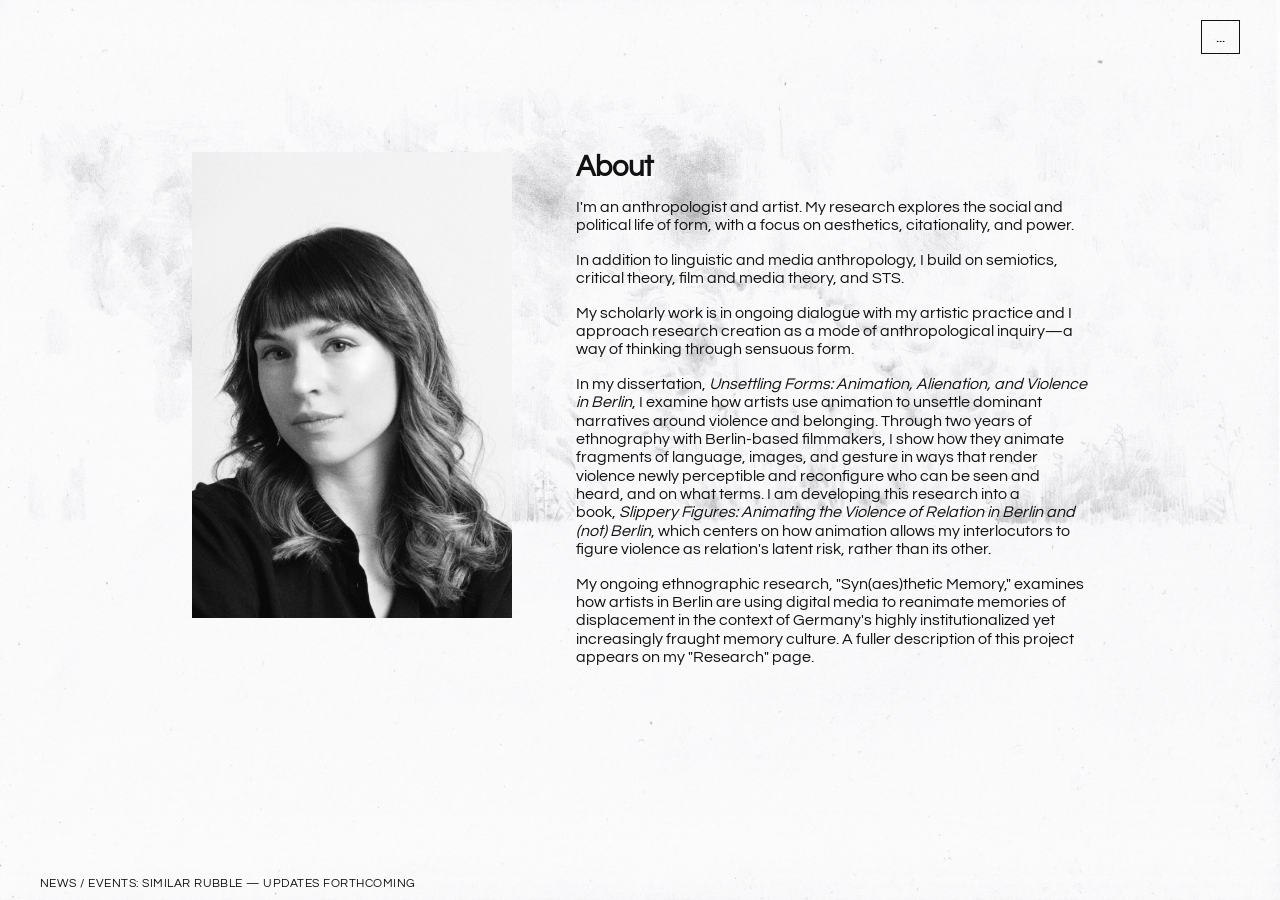
<file: about.html>
<!DOCTYPE html>
<html>

<head>
  <meta charset="UTF-8">
  <title>Robyn Holly Taylor-Neu</title>

  <link rel="stylesheet" href="style.css">
  <link rel="icon" href="favicon.png" type="image/png">
  <link href="https://fonts.googleapis.com/css2?family=Questrial&display=swap" rel="stylesheet">
  <link rel="preload" href="./images/texture3_pale.jpg" as="image">
</head>

<body class="subpage">

<header class="topbar">

  <div class="dropdown">
    <button class="dropbtn">...</button>

    <div class="dropdown-content">
      <a href="about.html">About</a>
      <a href="research.html">Research</a>
      <a href="teaching.html">Teaching</a>
      <a href="writing.html">Writing</a>
      <a href="art.html">Art</a>
      <a href="cv.html">CV</a>
      <a href="news.html">News</a>
      <a href="contact.html">Contact</a>
    </div>
  </div>
</header>

<main>

    <section class="content-section about-section">

    <img
      class="about-image slide-in"
      src="portrait.jpg"
      alt="Portrait of Robyn Holly Taylor-Neu"
    >

    <div class="about-text">

      <h1>About</h1>

      <p>I'm an anthropologist and artist. My research explores the social and political life of form, with a focus on aesthetics, citationality, and power.</p> 
        <p>In addition to linguistic and media anthropology, I build on semiotics, critical theory, film and media theory, and STS.</p> 
      <p>My scholarly work is in ongoing dialogue with my artistic practice and I approach research creation as a mode of anthropological inquiry—a way of thinking through sensuous form.</p>
<p>In my dissertation, <em>Unsettling Forms: Animation, Alienation, and Violence in Berlin</em>, I examine how artists use animation to unsettle dominant narratives around violence and belonging. Through two years of ethnography with Berlin-based filmmakers, I show how they animate fragments of language, images, and gesture in ways that render violence newly perceptible and reconfigure who can be seen and heard, and on what terms. I am developing this research into a book, <em>Slippery Figures: Animating the Violence of Relation in Berlin and (not) Berlin</em>, which centers on how animation allows my interlocutors to figure violence as relation's latent risk, rather than its other.</p>

<p>My ongoing ethnographic research, "Syn(aes)thetic Memory," examines how artists in Berlin are using digital media to reanimate memories of displacement in the context of Germany's highly institutionalized yet increasingly fraught memory culture. A fuller description of this project appears on my "Research" page.</p>

    </div>

  </section>

</main>

<div class="news-bar">
  <a href="news.html" style="color: inherit; text-decoration: none;"><span>News / Events: Similar Rubble — updates forthcoming</span></a>
</div>

</body>
</html>
</file>
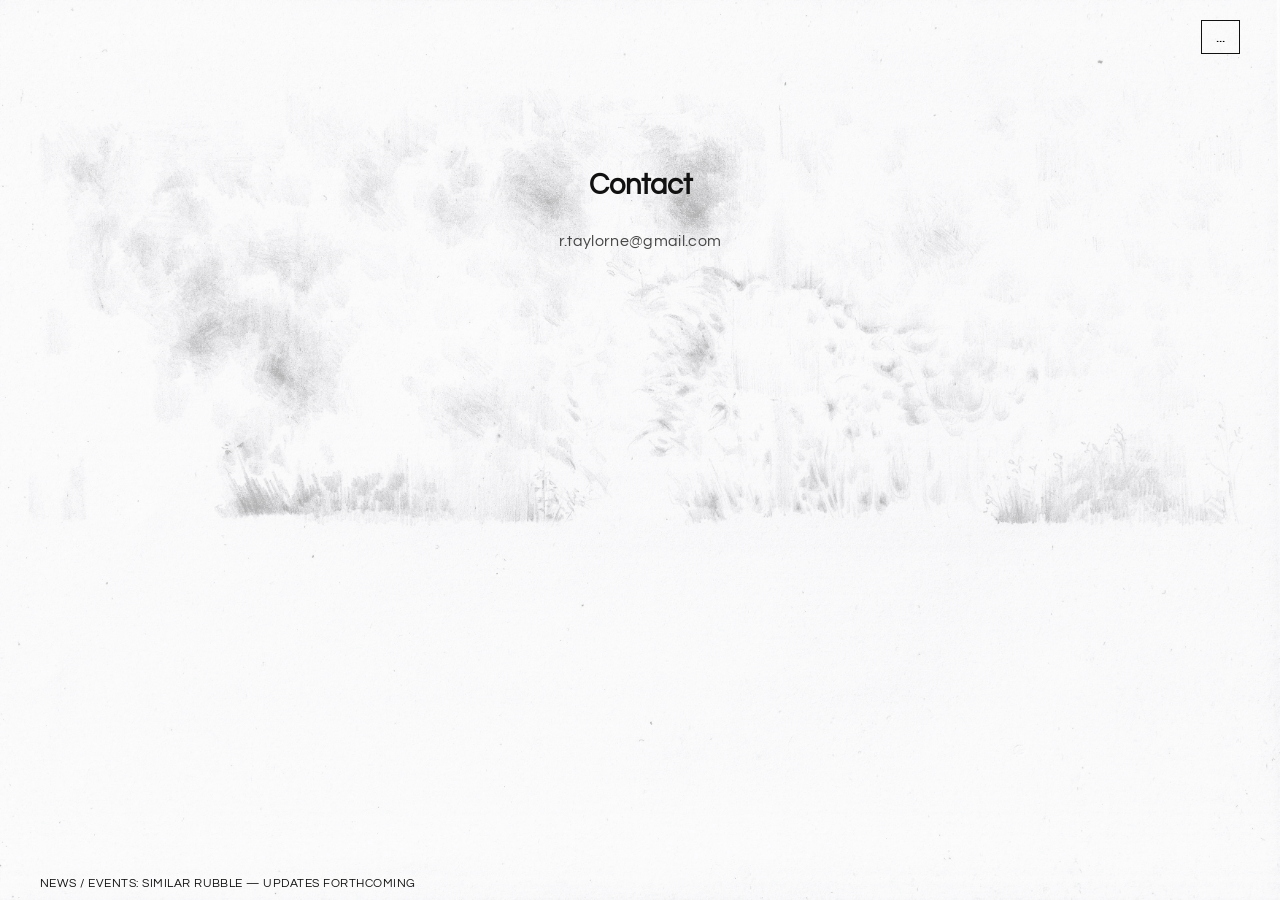
<file: contact.html>
<!DOCTYPE html>
<html>
<head>
  <meta charset="UTF-8">
  <title>Contact – Robyn Holly Taylor-Neu</title>
  <link rel="stylesheet" href="style.css">
  <link rel="icon" href="favicon.png" type="image/png">
  <link rel="preload" href="./images/texture3_pale.jpg" as="image">
  <link href="https://fonts.googleapis.com/css2?family=Questrial&display=swap" rel="stylesheet">
  <style>
    .contact-section {
      width: min(800px, 70vw);
      margin: 10vh auto 8rem auto;
      text-align: center;
    }
    .contact-section h1 {
      margin-bottom: 2rem;
    }
    .contact-email {
      font-size: 1rem;
      color: #444;
      letter-spacing: 0.02em;
    }
  </style>
</head>
<body class="subpage">
<header class="topbar">
  
  <div class="dropdown">
    <button class="dropbtn">...</button>
    <div class="dropdown-content">
      <a href="about.html">About</a>
      <a href="research.html">Research</a>
      <a href="teaching.html">Teaching</a>
      <a href="writing.html">Writing</a>
      <a href="art.html">Art</a>
      <a href="cv.html">CV</a>
      <a href="news.html">News</a>
      <a href="contact.html">Contact</a>
    </div>
  </div>
</header>
<main>
  <section class="contact-section">
    <h1>Contact</h1>
    <p class="contact-email">r.taylorne@gmail.com</p>
  </section>
</main>
<div class="news-bar">
  <a href="news.html" style="color: inherit; text-decoration: none;"><span>News / Events: Similar Rubble — updates forthcoming</span></a>
</div>
</body>
</html>
</file>
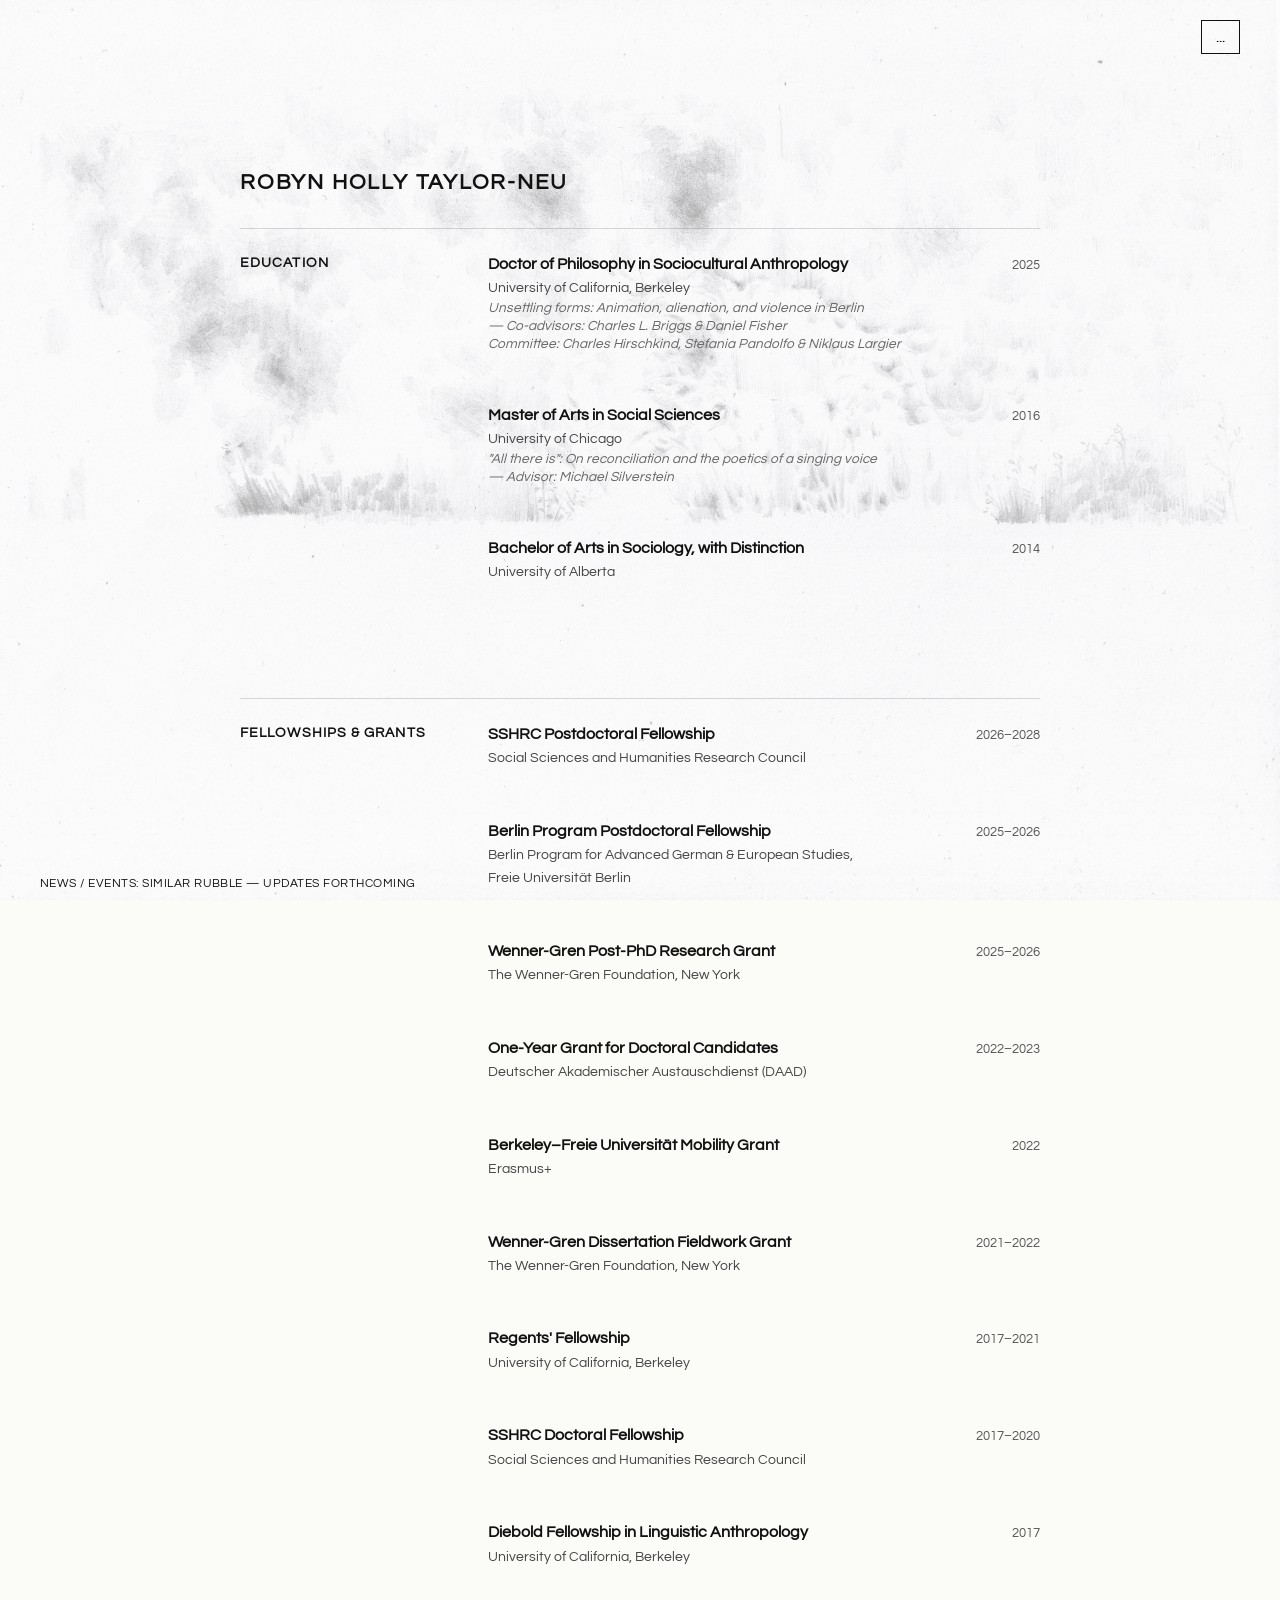
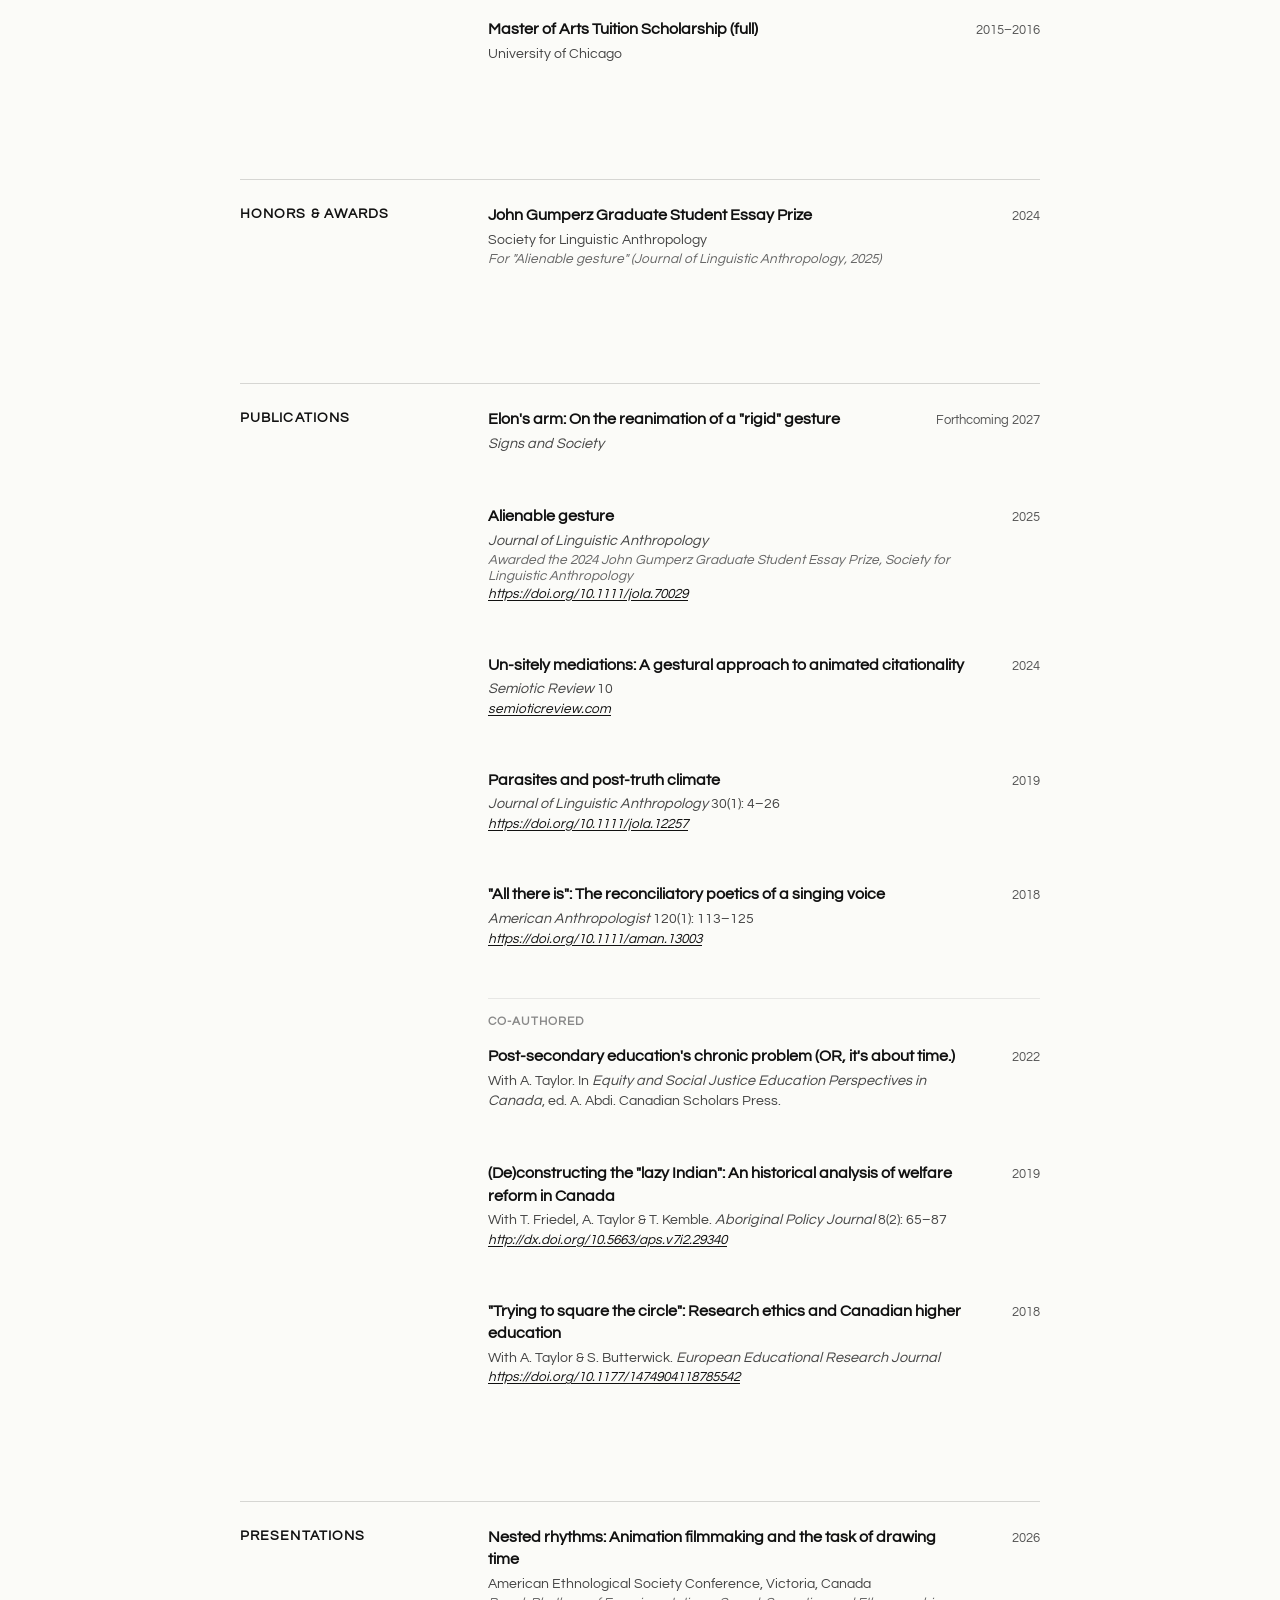
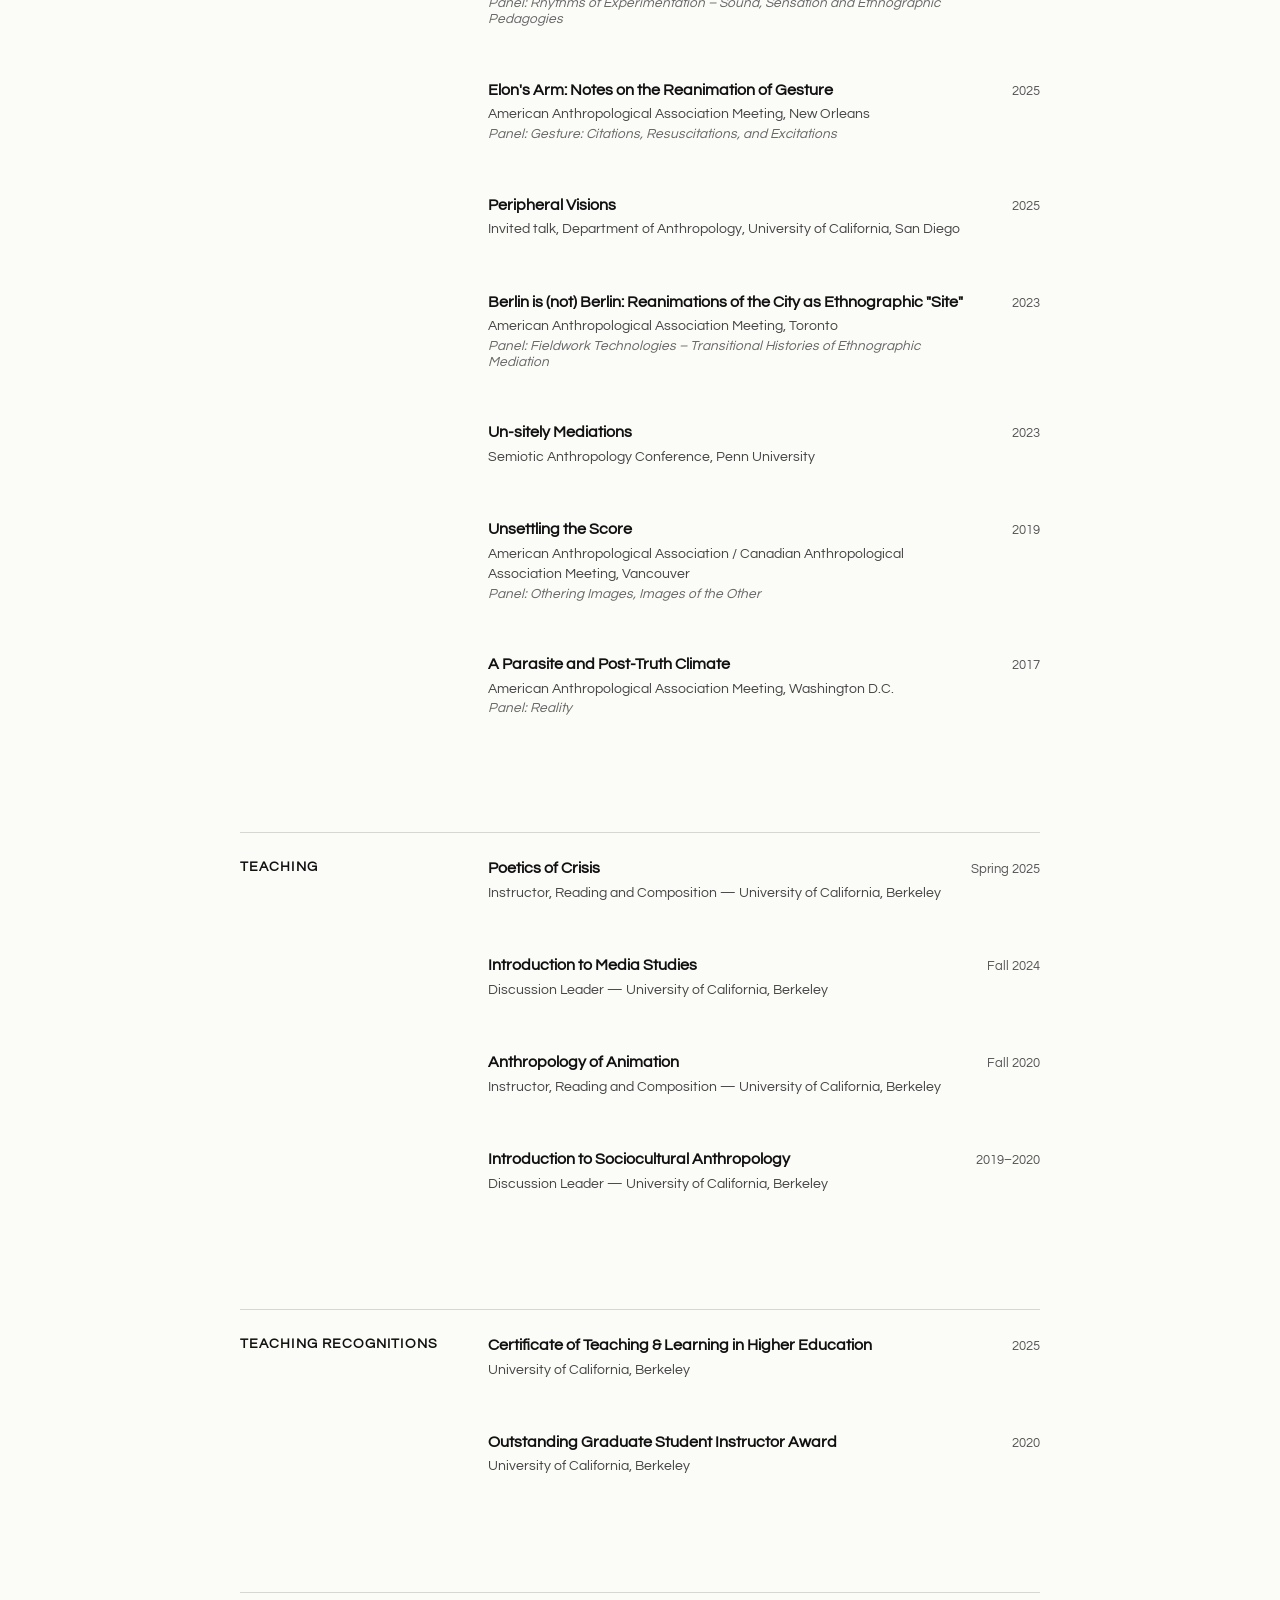
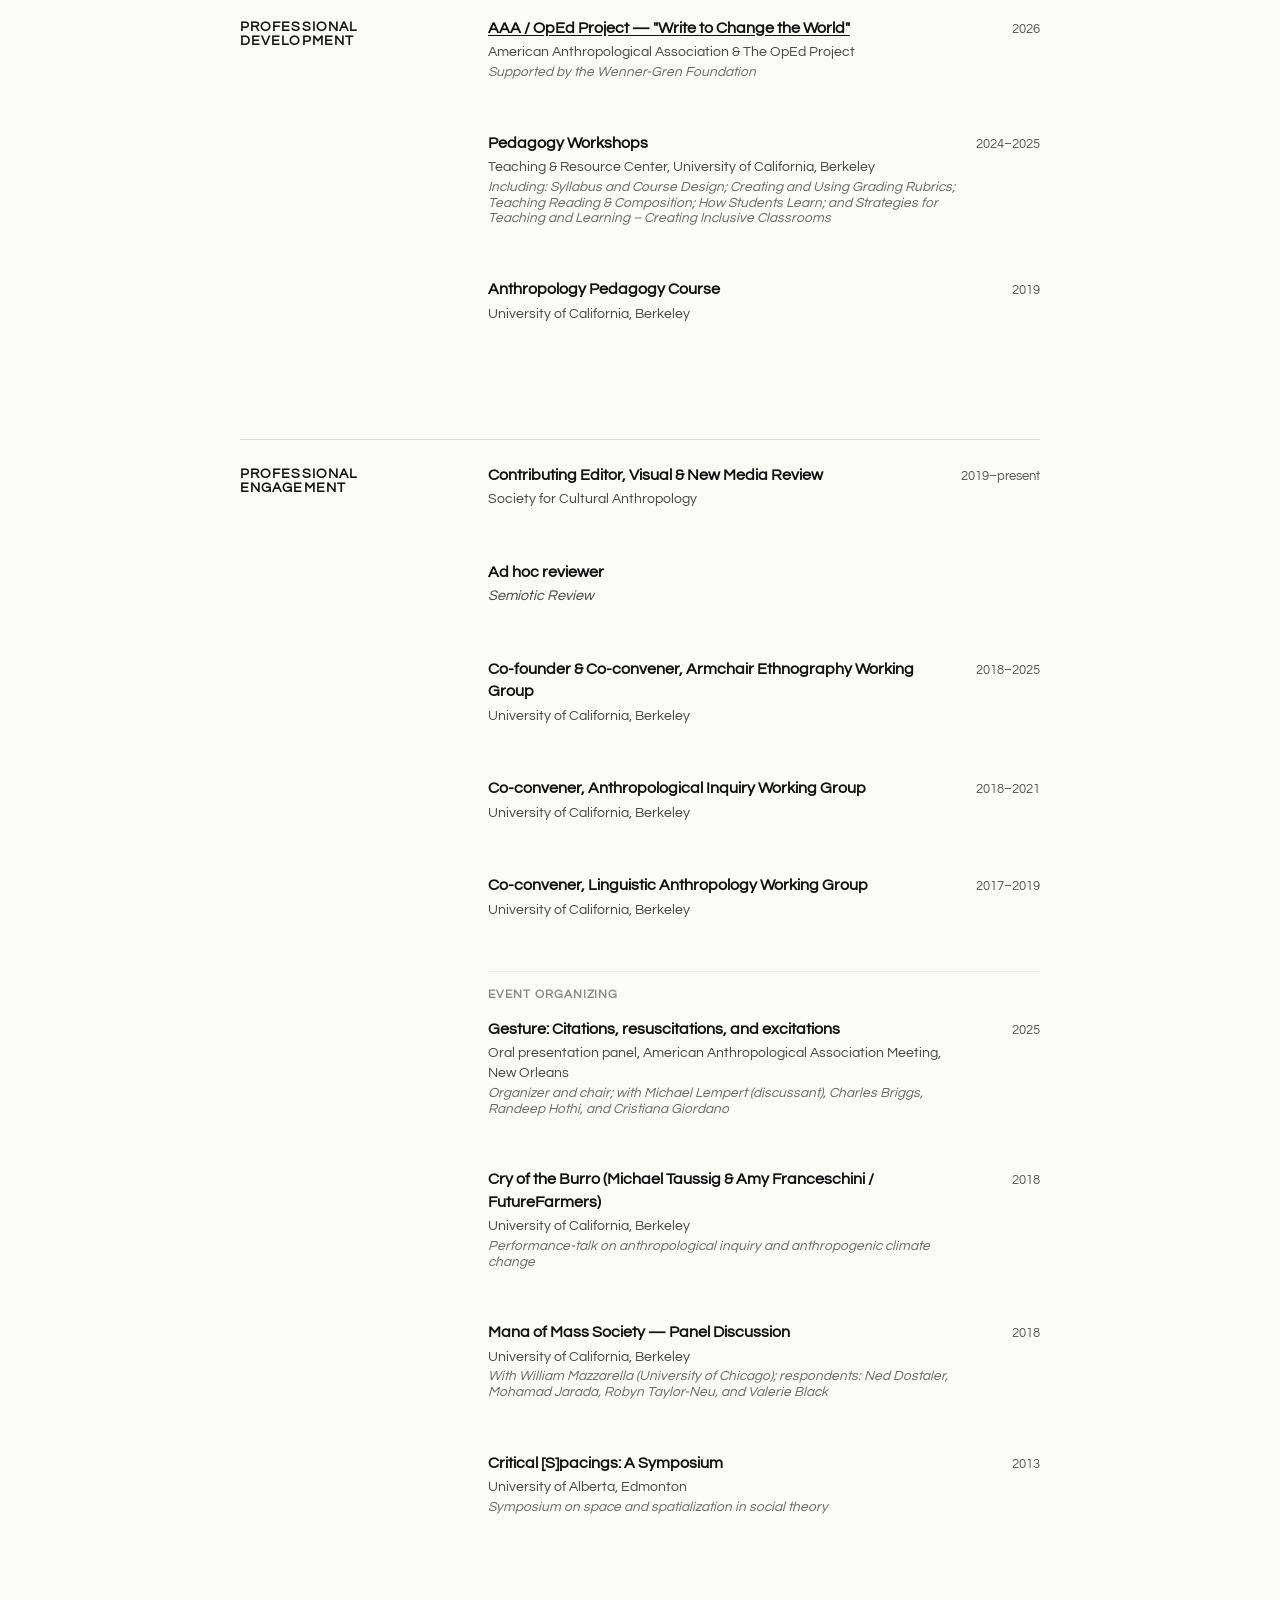
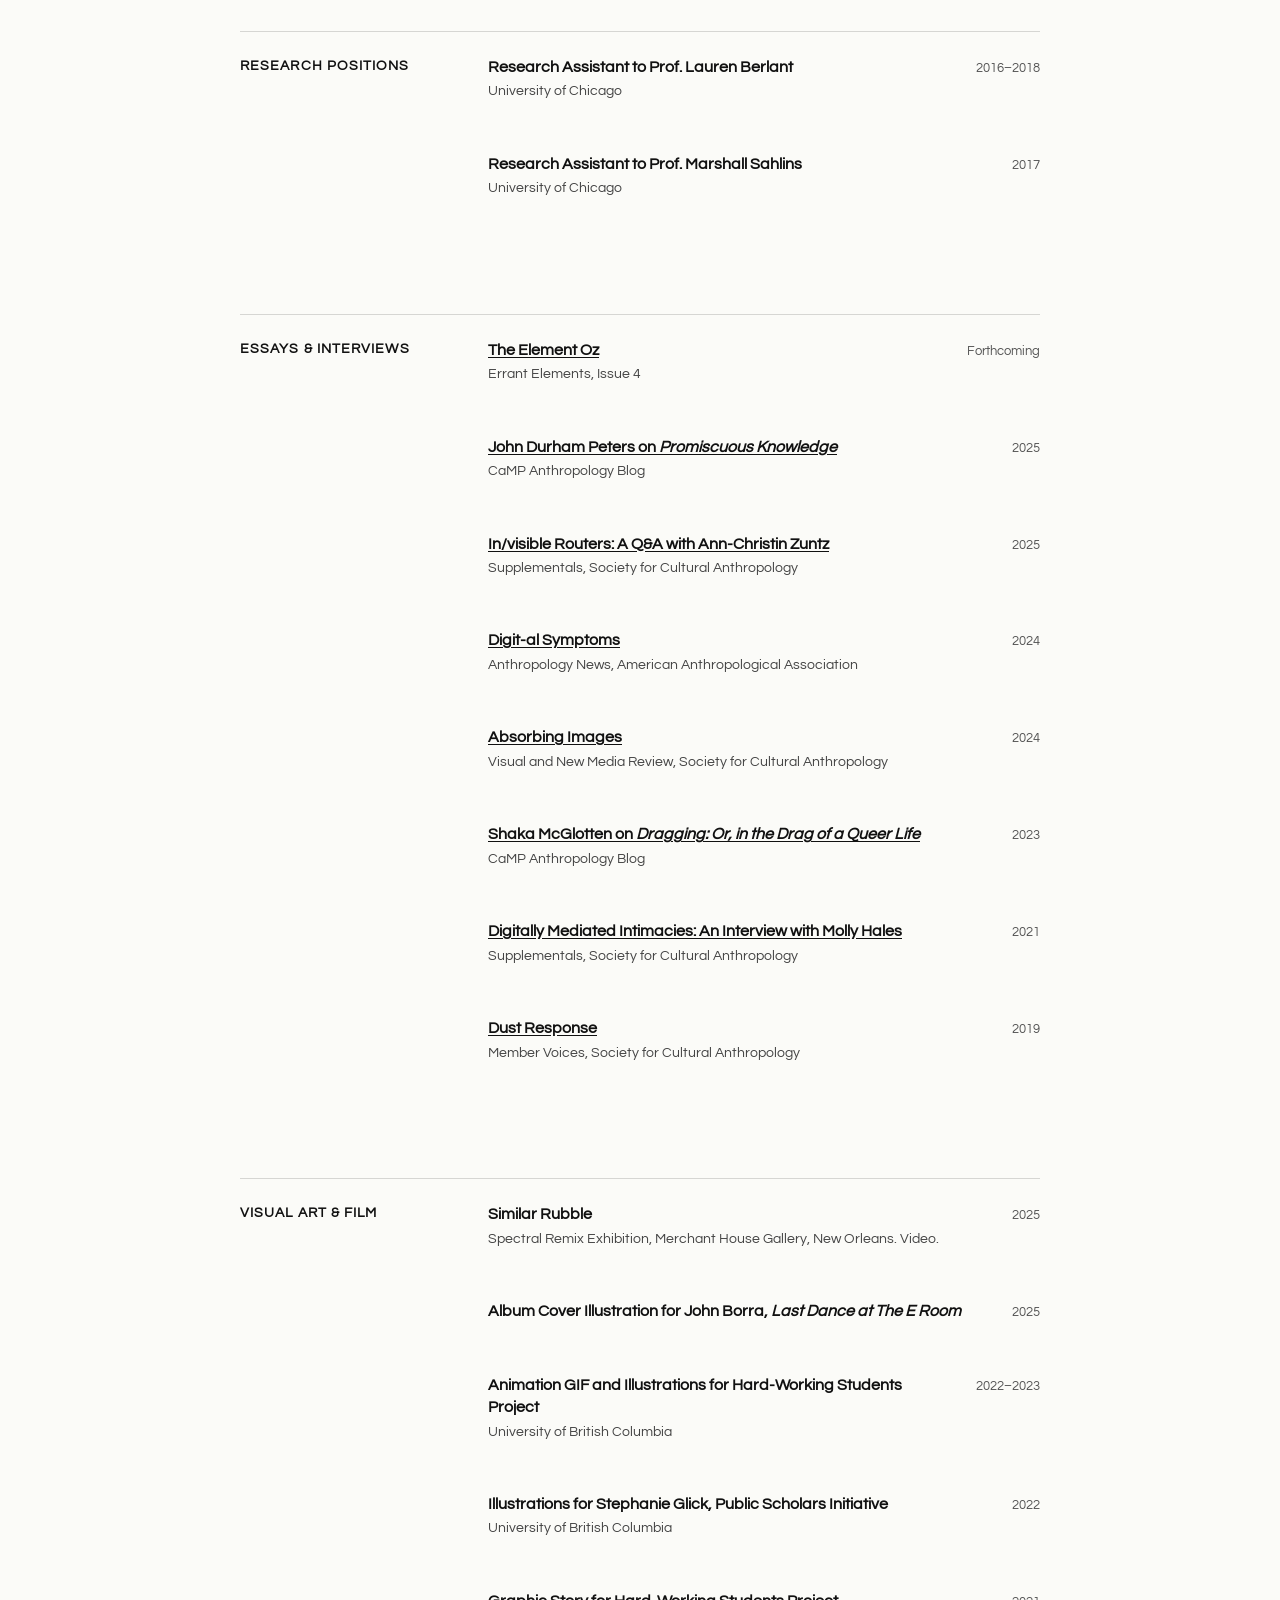
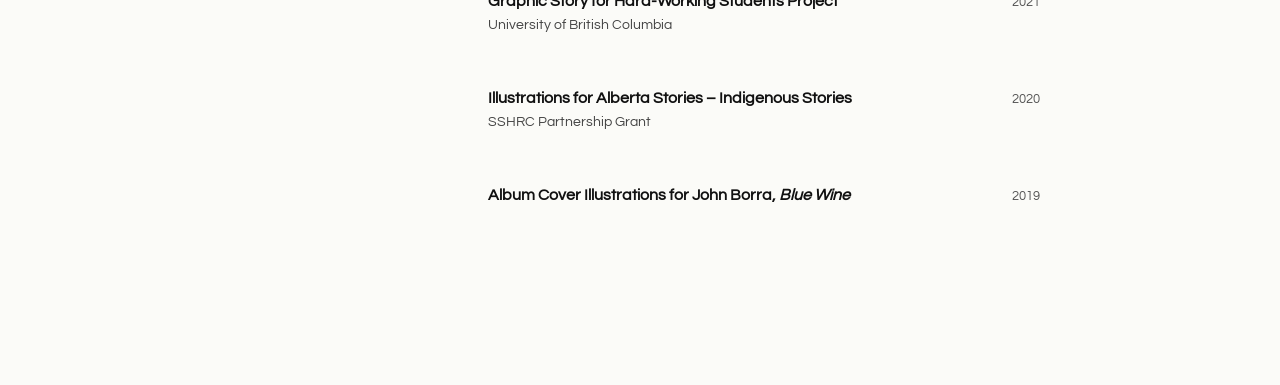
<file: cv.html>
<!DOCTYPE html>
<html>
<head>
  <meta charset="UTF-8">
  <title>CV – Robyn Holly Taylor-Neu</title>
  <link rel="stylesheet" href="style.css">
  <link rel="icon" href="favicon.png" type="image/png">
  <link rel="preload" href="./images/texture3_pale.jpg" as="image">
  <link href="https://fonts.googleapis.com/css2?family=Questrial&display=swap" rel="stylesheet">
  <style>
    .cv-section {
      width: min(800px, 70vw);
      margin: 10vh auto 8rem auto;
    }

    .cv-block {
      display: grid;
      grid-template-columns: 200px 1fr;
      gap: 0 3rem;
      margin-bottom: 4rem;
      padding-top: 1.5rem;
      border-top: 1px solid rgba(0,0,0,0.15);
    }

    .cv-block h2 {
      font-size: 0.85rem;
      font-weight: 900;
      text-transform: uppercase;
      letter-spacing: 0.08em;
      color: #111;
      margin: 0;
      padding-top: 0.2rem;
    }

    .cv-entries {
      grid-column: 2;
    }

    .cv-entry {
      margin-bottom: 1.6rem;
      padding-bottom: 1.6rem;
      border-bottom: none;
    }

    .cv-entry:last-child {
      border-bottom: none;
    }

    .cv-entry-header {
      display: flex;
      justify-content: space-between;
      align-items: baseline;
      gap: 1rem;
    }

    .cv-entry-title {
      font-size: 1rem;
      font-weight: 600;
      margin: 0;
      line-height: 1.4;
      flex: 1;
    }

    .cv-entry-date {
      font-size: 0.8rem;
      color: #555;
      white-space: nowrap;
      flex-shrink: 0;
      padding-left: 2rem;
    }

    .cv-entry-sub {
      font-size: 0.9rem;
      color: #444;
      margin: 0.2rem 0 0 0;
      padding-right: 80px;
      line-height: 1.4;
    }

    .cv-entry-detail {
      font-size: 0.85rem;
      color: #666;
      margin: 0.15rem 0 0 0;
      font-style: italic;
      padding-right: 80px;
    }

    .cv-entry a {
      color: #111;
      text-decoration: underline;
      text-underline-offset: 2px;
    }

    .cv-entry a:hover {
      opacity: 0.6;
    }

    .cv-subheading {
      font-size: 0.75rem;
      font-weight: 900;
      text-transform: uppercase;
      letter-spacing: 0.08em;
      color: #888;
      margin: 0.5rem 0 1rem 0;
      padding-top: 1rem;
      border-top: 1px solid rgba(0,0,0,0.08);
    }

    .cv-subheading:first-child {
      border-top: none;
      padding-top: 0;
    }

    @media (max-width: 640px) {
      .cv-block {
        grid-template-columns: 1fr;
      }
      .cv-block h2 {
        margin-bottom: 1rem;
      }
      .cv-entries {
        grid-column: 1;
      }
    }
  </style>
</head>
<body class="subpage">
<header class="topbar">
  <div class="dropdown">
    <button class="dropbtn">...</button>
    <div class="dropdown-content">
      <a href="about.html">About</a>
      <a href="research.html">Research</a>
      <a href="teaching.html">Teaching</a>
      <a href="writing.html">Writing</a>
      <a href="art.html">Art</a>
      <a href="cv.html">CV</a>
      <a href="news.html">News</a>
      <a href="contact.html">Contact</a>
    </div>
  </div>
</header>

<main>
  <section class="cv-section">
    <p style="font-size: 1.4rem; font-weight: 900; text-transform: uppercase; letter-spacing: 0.08em; margin: 0 0 2rem 0;">Robyn Holly Taylor-Neu</p>

    <!-- EDUCATION -->
    <div class="cv-block">
      <h2>Education</h2>
      <div class="cv-entries">

        <div class="cv-entry">
          <div class="cv-entry-header">
            <p class="cv-entry-title">Doctor of Philosophy in Sociocultural Anthropology</p>
            <span class="cv-entry-date">2025</span>
          </div>
          <p class="cv-entry-sub">University of California, Berkeley</p>
          <p class="cv-entry-detail">Unsettling forms: Animation, alienation, and violence in Berlin</p>
          <p class="cv-entry-detail">— Co-advisors: Charles L. Briggs & Daniel Fisher</p>
          <p class="cv-entry-detail">Committee: Charles Hirschkind, Stefania Pandolfo & Niklaus Largier</p>
        </div>

        <div class="cv-entry">
          <div class="cv-entry-header">
            <p class="cv-entry-title">Master of Arts in Social Sciences</p>
            <span class="cv-entry-date">2016</span>
          </div>
          <p class="cv-entry-sub">University of Chicago</p>
          <p class="cv-entry-detail">"All there is": On reconciliation and the poetics of a singing voice</p>
          <p class="cv-entry-detail">— Advisor: Michael Silverstein</p>
        </div>

        <div class="cv-entry">
          <div class="cv-entry-header">
            <p class="cv-entry-title">Bachelor of Arts in Sociology, with Distinction</p>
            <span class="cv-entry-date">2014</span>
          </div>
          <p class="cv-entry-sub">University of Alberta</p>
        </div>

      </div>
    </div>

    <!-- FELLOWSHIPS & GRANTS -->
    <div class="cv-block">
      <h2>Fellowships & Grants</h2>
      <div class="cv-entries">

        <div class="cv-entry">
          <div class="cv-entry-header">
            <p class="cv-entry-title">SSHRC Postdoctoral Fellowship</p>
            <span class="cv-entry-date">2026–2028</span>
          </div>
          <p class="cv-entry-sub">Social Sciences and Humanities Research Council</p>
        </div>

        <div class="cv-entry">
          <div class="cv-entry-header">
            <p class="cv-entry-title">Berlin Program Postdoctoral Fellowship</p>
            <span class="cv-entry-date">2025–2026</span>
          </div>
          <p class="cv-entry-sub">Berlin Program for Advanced German & European Studies,</p>
          <p class="cv-entry-sub">Freie Universität Berlin</p>
        </div>

        <div class="cv-entry">
          <div class="cv-entry-header">
            <p class="cv-entry-title">Wenner-Gren Post-PhD Research Grant</p>
            <span class="cv-entry-date">2025–2026</span>
          </div>
          <p class="cv-entry-sub">The Wenner-Gren Foundation, New York</p>
        </div>

        <div class="cv-entry">
          <div class="cv-entry-header">
            <p class="cv-entry-title">One-Year Grant for Doctoral Candidates</p>
            <span class="cv-entry-date">2022–2023</span>
          </div>
          <p class="cv-entry-sub">Deutscher Akademischer Austauschdienst (DAAD)</p>
        </div>

        <div class="cv-entry">
          <div class="cv-entry-header">
            <p class="cv-entry-title">Berkeley–Freie Universität Mobility Grant</p>
            <span class="cv-entry-date">2022</span>
          </div>
          <p class="cv-entry-sub">Erasmus+</p>
        </div>

        <div class="cv-entry">
          <div class="cv-entry-header">
            <p class="cv-entry-title">Wenner-Gren Dissertation Fieldwork Grant</p>
            <span class="cv-entry-date">2021–2022</span>
          </div>
          <p class="cv-entry-sub">The Wenner-Gren Foundation, New York</p>
        </div>

        <div class="cv-entry">
          <div class="cv-entry-header">
            <p class="cv-entry-title">Regents' Fellowship</p>
            <span class="cv-entry-date">2017–2021</span>
          </div>
          <p class="cv-entry-sub">University of California, Berkeley</p>
        </div>

        <div class="cv-entry">
          <div class="cv-entry-header">
            <p class="cv-entry-title">SSHRC Doctoral Fellowship</p>
            <span class="cv-entry-date">2017–2020</span>
          </div>
          <p class="cv-entry-sub">Social Sciences and Humanities Research Council</p>
        </div>

        <div class="cv-entry">
          <div class="cv-entry-header">
            <p class="cv-entry-title">Diebold Fellowship in Linguistic Anthropology</p>
            <span class="cv-entry-date">2017</span>
          </div>
          <p class="cv-entry-sub">University of California, Berkeley</p>
        </div>

        <div class="cv-entry">
          <div class="cv-entry-header">
            <p class="cv-entry-title">Master of Arts Tuition Scholarship (full)</p>
            <span class="cv-entry-date">2015–2016</span>
          </div>
          <p class="cv-entry-sub">University of Chicago</p>
        </div>

      </div>
    </div>

    <!-- HONORS & AWARDS -->
    <div class="cv-block">
      <h2>Honors & Awards</h2>
      <div class="cv-entries">

        <div class="cv-entry">
          <div class="cv-entry-header">
            <p class="cv-entry-title">John Gumperz Graduate Student Essay Prize</p>
            <span class="cv-entry-date">2024</span>
          </div>
          <p class="cv-entry-sub">Society for Linguistic Anthropology</p>
          <p class="cv-entry-detail">For "Alienable gesture" (<em>Journal of Linguistic Anthropology</em>, 2025)</p>
        </div>

      </div>
    </div>

    <!-- PUBLICATIONS -->
    <div class="cv-block">
      <h2>Publications</h2>
      <div class="cv-entries">
       <div class="cv-entry">
          <div class="cv-entry-header">
            <p class="cv-entry-title">Elon's arm: On the reanimation of a "rigid" gesture</p>
            <span class="cv-entry-date">Forthcoming 2027</span>
          </div>
          <p class="cv-entry-sub"><em>Signs and Society</em></p>
        </div>
        
        <div class="cv-entry">
          <div class="cv-entry-header">
            <p class="cv-entry-title">Alienable gesture</p>
            <span class="cv-entry-date">2025</span>
          </div>
          <p class="cv-entry-sub"><em>Journal of Linguistic Anthropology</em></p>
          <p class="cv-entry-detail">Awarded the 2024 John Gumperz Graduate Student Essay Prize, Society for Linguistic Anthropology</p>
          <p class="cv-entry-detail"><a href="https://doi.org/10.1111/jola.70029" target="_blank">https://doi.org/10.1111/jola.70029</a></p>
        </div>

        <div class="cv-entry">
          <div class="cv-entry-header">
            <p class="cv-entry-title">Un-sitely mediations: A gestural approach to animated citationality</p>
            <span class="cv-entry-date">2024</span>
          </div>
          <p class="cv-entry-sub"><em>Semiotic Review</em> 10</p>
          <p class="cv-entry-detail"><a href="https://semioticreview.com/ojs/index.php/sr/article/view/84" target="_blank">semioticreview.com</a></p>
        </div>

        <div class="cv-entry">
          <div class="cv-entry-header">
            <p class="cv-entry-title">Parasites and post-truth climate</p>
            <span class="cv-entry-date">2019</span>
          </div>
          <p class="cv-entry-sub"><em>Journal of Linguistic Anthropology</em> 30(1): 4–26</p>
          <p class="cv-entry-detail"><a href="https://doi.org/10.1111/jola.12257" target="_blank">https://doi.org/10.1111/jola.12257</a></p>
        </div>

        <div class="cv-entry">
          <div class="cv-entry-header">
            <p class="cv-entry-title">"All there is": The reconciliatory poetics of a singing voice</p>
            <span class="cv-entry-date">2018</span>
          </div>
          <p class="cv-entry-sub"><em>American Anthropologist</em> 120(1): 113–125</p>
          <p class="cv-entry-detail"><a href="https://doi.org/10.1111/aman.13003" target="_blank">https://doi.org/10.1111/aman.13003</a></p>
        </div>

        <p class="cv-subheading">Co-authored</p>

        <div class="cv-entry">
          <div class="cv-entry-header">
            <p class="cv-entry-title">Post-secondary education's chronic problem (OR, it's about time.)</p>
            <span class="cv-entry-date">2022</span>
          </div>
          <p class="cv-entry-sub">With A. Taylor. In <em>Equity and Social Justice Education Perspectives in Canada</em>, ed. A. Abdi. Canadian Scholars Press.</p>
        </div>

        <div class="cv-entry">
          <div class="cv-entry-header">
            <p class="cv-entry-title">(De)constructing the "lazy Indian": An historical analysis of welfare reform in Canada</p>
            <span class="cv-entry-date">2019</span>
          </div>
          <p class="cv-entry-sub">With T. Friedel, A. Taylor & T. Kemble. <em>Aboriginal Policy Journal</em> 8(2): 65–87</p>
          <p class="cv-entry-detail"><a href="http://dx.doi.org/10.5663/aps.v7i2.29340" target="_blank">http://dx.doi.org/10.5663/aps.v7i2.29340</a></p>
        </div>

        <div class="cv-entry">
          <div class="cv-entry-header">
            <p class="cv-entry-title">"Trying to square the circle": Research ethics and Canadian higher education</p>
            <span class="cv-entry-date">2018</span>
          </div>
          <p class="cv-entry-sub">With A. Taylor & S. Butterwick. <em>European Educational Research Journal</em></p>
          <p class="cv-entry-detail"><a href="https://doi.org/10.1177/1474904118785542" target="_blank">https://doi.org/10.1177/1474904118785542</a></p>
        </div>

      </div>
    </div>

    <!-- PRESENTATIONS -->
    <div class="cv-block">
      <h2>Presentations</h2>
      <div class="cv-entries">

        <div class="cv-entry">
          <div class="cv-entry-header">
            <p class="cv-entry-title">Nested rhythms: Animation filmmaking and the task of drawing time</p>
            <span class="cv-entry-date">2026</span>
          </div>
          <p class="cv-entry-sub">American Ethnological Society Conference, Victoria, Canada</p>
          <p class="cv-entry-detail">Panel: Rhythms of Experimentation – Sound, Sensation and Ethnographic Pedagogies</p>
        </div>

        <div class="cv-entry">
          <div class="cv-entry-header">
            <p class="cv-entry-title">Elon's Arm: Notes on the Reanimation of Gesture</p>
            <span class="cv-entry-date">2025</span>
          </div>
          <p class="cv-entry-sub">American Anthropological Association Meeting, New Orleans</p>
          <p class="cv-entry-detail">Panel: Gesture: Citations, Resuscitations, and Excitations</p>
        </div>

        <div class="cv-entry">
          <div class="cv-entry-header">
            <p class="cv-entry-title">Peripheral Visions</p>
            <span class="cv-entry-date">2025</span>
          </div>
          <p class="cv-entry-sub">Invited talk, Department of Anthropology, University of California, San Diego</p>
        </div>

        <div class="cv-entry">
          <div class="cv-entry-header">
            <p class="cv-entry-title">Berlin is (not) Berlin: Reanimations of the City as Ethnographic "Site"</p>
            <span class="cv-entry-date">2023</span>
          </div>
          <p class="cv-entry-sub">American Anthropological Association Meeting, Toronto</p>
          <p class="cv-entry-detail">Panel: Fieldwork Technologies – Transitional Histories of Ethnographic Mediation</p>
        </div>

        <div class="cv-entry">
          <div class="cv-entry-header">
            <p class="cv-entry-title">Un-sitely Mediations</p>
            <span class="cv-entry-date">2023</span>
          </div>
          <p class="cv-entry-sub">Semiotic Anthropology Conference, Penn University</p>
        </div>

        <div class="cv-entry">
          <div class="cv-entry-header">
            <p class="cv-entry-title">Unsettling the Score</p>
            <span class="cv-entry-date">2019</span>
          </div>
          <p class="cv-entry-sub">American Anthropological Association / Canadian Anthropological Association Meeting, Vancouver</p>
          <p class="cv-entry-detail">Panel: Othering Images, Images of the Other</p>
        </div>

        <div class="cv-entry">
          <div class="cv-entry-header">
            <p class="cv-entry-title">A Parasite and Post-Truth Climate</p>
            <span class="cv-entry-date">2017</span>
          </div>
          <p class="cv-entry-sub">American Anthropological Association Meeting, Washington D.C.</p>
          <p class="cv-entry-detail">Panel: Reality</p>
        </div>

      </div>
    </div>

    <!-- TEACHING -->
    <div class="cv-block">
      <h2>Teaching</h2>
      <div class="cv-entries">

        <div class="cv-entry">
          <div class="cv-entry-header">
            <p class="cv-entry-title">Poetics of Crisis</p>
            <span class="cv-entry-date">Spring 2025</span>
          </div>
          <p class="cv-entry-sub">Instructor, Reading and Composition — University of California, Berkeley</p>
        </div>

        <div class="cv-entry">
          <div class="cv-entry-header">
            <p class="cv-entry-title">Introduction to Media Studies</p>
            <span class="cv-entry-date">Fall 2024</span>
          </div>
          <p class="cv-entry-sub">Discussion Leader — University of California, Berkeley</p>
        </div>

        <div class="cv-entry">
          <div class="cv-entry-header">
            <p class="cv-entry-title">Anthropology of Animation</p>
            <span class="cv-entry-date">Fall 2020</span>
          </div>
          <p class="cv-entry-sub">Instructor, Reading and Composition — University of California, Berkeley</p>
        </div>

        <div class="cv-entry">
          <div class="cv-entry-header">
            <p class="cv-entry-title">Introduction to Sociocultural Anthropology</p>
            <span class="cv-entry-date">2019–2020</span>
          </div>
          <p class="cv-entry-sub">Discussion Leader — University of California, Berkeley</p>
        </div>

      </div>
    </div>

    <!-- TEACHING RECOGNITIONS -->
    <div class="cv-block">
      <h2>Teaching Recognitions</h2>
      <div class="cv-entries">

        <div class="cv-entry">
          <div class="cv-entry-header">
            <p class="cv-entry-title">Certificate of Teaching & Learning in Higher Education</p>
            <span class="cv-entry-date">2025</span>
          </div>
          <p class="cv-entry-sub">University of California, Berkeley</p>
        </div>

        <div class="cv-entry">
          <div class="cv-entry-header">
            <p class="cv-entry-title">Outstanding Graduate Student Instructor Award</p>
            <span class="cv-entry-date">2020</span>
          </div>
          <p class="cv-entry-sub">University of California, Berkeley</p>
        </div>

      </div>
    </div>

    <!-- PROFESSIONAL DEVELOPMENT -->
    <div class="cv-block">
      <h2>Professional Development</h2>
      <div class="cv-entries">

        <div class="cv-entry">
          <div class="cv-entry-header">
            <p class="cv-entry-title"><a href="https://americananthro.org/news/aaa-selects-2026-oped-project-participants/" target="_blank">AAA / OpEd Project — "Write to Change the World"</a></p>
            <span class="cv-entry-date">2026</span>
          </div>
          <p class="cv-entry-sub">American Anthropological Association & The OpEd Project</p>
          <p class="cv-entry-detail">Supported by the Wenner-Gren Foundation</p>
        </div>

        <div class="cv-entry">
          <div class="cv-entry-header">
            <p class="cv-entry-title">Pedagogy Workshops</p>
            <span class="cv-entry-date">2024–2025</span>
          </div>
          <p class="cv-entry-sub">Teaching & Resource Center, University of California, Berkeley</p>
          <p class="cv-entry-detail">Including: Syllabus and Course Design; Creating and Using Grading Rubrics; Teaching Reading & Composition; How Students Learn; and Strategies for Teaching and Learning – Creating Inclusive Classrooms</p>
        </div>

        <div class="cv-entry">
          <div class="cv-entry-header">
            <p class="cv-entry-title">Anthropology Pedagogy Course</p>
            <span class="cv-entry-date">2019</span>
          </div>
          <p class="cv-entry-sub">University of California, Berkeley</p>
        </div>

      </div>
    </div>

    <!-- PROFESSIONAL ENGAGEMENT -->
    <div class="cv-block">
      <h2>Professional Engagement</h2>
      <div class="cv-entries">

        <div class="cv-entry">
          <div class="cv-entry-header">
            <p class="cv-entry-title">Contributing Editor, Visual & New Media Review</p>
            <span class="cv-entry-date">2019–present</span>
          </div>
          <p class="cv-entry-sub">Society for Cultural Anthropology</p>
        </div>

        <div class="cv-entry">
          <div class="cv-entry-header">
            <p class="cv-entry-title">Ad hoc reviewer</p>
            <span class="cv-entry-date"></span>
          </div>
          <p class="cv-entry-sub"><em>Semiotic Review</em></p>
        </div>

        <div class="cv-entry">
          <div class="cv-entry-header">
            <p class="cv-entry-title">Co-founder & Co-convener, Armchair Ethnography Working Group</p>
            <span class="cv-entry-date">2018–2025</span>
          </div>
          <p class="cv-entry-sub">University of California, Berkeley</p>
        </div>

        <div class="cv-entry">
          <div class="cv-entry-header">
            <p class="cv-entry-title">Co-convener, Anthropological Inquiry Working Group</p>
            <span class="cv-entry-date">2018–2021</span>
          </div>
          <p class="cv-entry-sub">University of California, Berkeley</p>
        </div>

        <div class="cv-entry">
          <div class="cv-entry-header">
            <p class="cv-entry-title">Co-convener, Linguistic Anthropology Working Group</p>
            <span class="cv-entry-date">2017–2019</span>
          </div>
          <p class="cv-entry-sub">University of California, Berkeley</p>
        </div>

        <p class="cv-subheading">Event Organizing</p>

        <div class="cv-entry">
          <div class="cv-entry-header">
            <p class="cv-entry-title">Gesture: Citations, resuscitations, and excitations</p>
            <span class="cv-entry-date">2025</span>
          </div>
          <p class="cv-entry-sub">Oral presentation panel, American Anthropological Association Meeting, New Orleans</p>
          <p class="cv-entry-detail">Organizer and chair; with Michael Lempert (discussant), Charles Briggs, Randeep Hothi, and Cristiana Giordano</p>
        </div>

        <div class="cv-entry">
          <div class="cv-entry-header">
            <p class="cv-entry-title">Cry of the Burro (Michael Taussig & Amy Franceschini / FutureFarmers)</p>
            <span class="cv-entry-date">2018</span>
          </div>
          <p class="cv-entry-sub">University of California, Berkeley</p>
          <p class="cv-entry-detail">Performance-talk on anthropological inquiry and anthropogenic climate change</p>
        </div>

        <div class="cv-entry">
          <div class="cv-entry-header">
            <p class="cv-entry-title">Mana of Mass Society — Panel Discussion</p>
            <span class="cv-entry-date">2018</span>
          </div>
          <p class="cv-entry-sub">University of California, Berkeley</p>
          <p class="cv-entry-detail">With William Mazzarella (University of Chicago); respondents: Ned Dostaler, Mohamad Jarada, Robyn Taylor-Neu, and Valerie Black</p>
        </div>

        <div class="cv-entry">
          <div class="cv-entry-header">
            <p class="cv-entry-title">Critical [S]pacings: A Symposium</p>
            <span class="cv-entry-date">2013</span>
          </div>
          <p class="cv-entry-sub">University of Alberta, Edmonton</p>
          <p class="cv-entry-detail">Symposium on space and spatialization in social theory</p>
        </div>

      </div>
    </div>

    <!-- RESEARCH POSITIONS -->
    <div class="cv-block">
      <h2>Research Positions</h2>
      <div class="cv-entries">

        <div class="cv-entry">
          <div class="cv-entry-header">
            <p class="cv-entry-title">Research Assistant to Prof. Lauren Berlant</p>
            <span class="cv-entry-date">2016–2018</span>
          </div>
          <p class="cv-entry-sub">University of Chicago</p>
        </div>

        <div class="cv-entry">
          <div class="cv-entry-header">
            <p class="cv-entry-title">Research Assistant to Prof. Marshall Sahlins</p>
            <span class="cv-entry-date">2017</span>
          </div>
          <p class="cv-entry-sub">University of Chicago</p>
        </div>

      </div>
    </div>

    <!-- ESSAYS & INTERVIEWS -->
    <div class="cv-block">
      <h2>Essays & Interviews</h2>
      <div class="cv-entries">

        <div class="cv-entry">
          <div class="cv-entry-header">
            <p class="cv-entry-title"><a href="https://sites.dwrl.utexas.edu/errantelements/issue-4/" target="_blank">The Element Oz</a></p>
            <span class="cv-entry-date">Forthcoming</span>
          </div>
          <p class="cv-entry-sub">Errant Elements, Issue 4</p>
        </div>

        <div class="cv-entry">
          <div class="cv-entry-header">
            <p class="cv-entry-title"><a href="https://campanthropology.org/2025/11/24/john-durham-peters-on-his-book-with-ken-cmiel-promiscuous-knowledge/" target="_blank">John Durham Peters on <em>Promiscuous Knowledge</em></a></p>
            <span class="cv-entry-date">2025</span>
          </div>
          <p class="cv-entry-sub">CaMP Anthropology Blog</p>
        </div>

        <div class="cv-entry">
          <div class="cv-entry-header">
            <p class="cv-entry-title"><a href="https://www.culanth.org/fieldsights/in-visible-routers-an-interview-with-ann-christin-zuntz" target="_blank">In/visible Routers: A Q&amp;A with Ann-Christin Zuntz</a></p>
            <span class="cv-entry-date">2025</span>
          </div>
          <p class="cv-entry-sub">Supplementals, Society for Cultural Anthropology</p>
        </div>

        <div class="cv-entry">
          <div class="cv-entry-header">
            <p class="cv-entry-title"><a href="https://www.anthropology-news.org/articles/digit-al-symptoms/" target="_blank">Digit-al Symptoms</a></p>
            <span class="cv-entry-date">2024</span>
          </div>
          <p class="cv-entry-sub">Anthropology News, American Anthropological Association</p>
        </div>

        <div class="cv-entry">
          <div class="cv-entry-header">
            <p class="cv-entry-title"><a href="https://www.culanth.org/fieldsights/absorbing-images" target="_blank">Absorbing Images</a></p>
            <span class="cv-entry-date">2024</span>
          </div>
          <p class="cv-entry-sub">Visual and New Media Review, Society for Cultural Anthropology</p>
        </div>

        <div class="cv-entry">
          <div class="cv-entry-header">
            <p class="cv-entry-title"><a href="https://campanthropology.org/2023/04/17/shaka-mcglotten-on-their-book-dragging-or-in-the-drag-of-a-queer-life/" target="_blank">Shaka McGlotten on <em>Dragging: Or, in the Drag of a Queer Life</em></a></p>
            <span class="cv-entry-date">2023</span>
          </div>
          <p class="cv-entry-sub">CaMP Anthropology Blog</p>
        </div>

        <div class="cv-entry">
          <div class="cv-entry-header">
            <p class="cv-entry-title"><a href="https://www.culanth.org/fieldsights/digitally-mediated-intimacies-an-interview-with-molly-hales" target="_blank">Digitally Mediated Intimacies: An Interview with Molly Hales</a></p>
            <span class="cv-entry-date">2021</span>
          </div>
          <p class="cv-entry-sub">Supplementals, Society for Cultural Anthropology</p>
        </div>

        <div class="cv-entry">
          <div class="cv-entry-header">
            <p class="cv-entry-title"><a href="https://www.culanth.org/fieldsights/dust-response" target="_blank">Dust Response</a></p>
            <span class="cv-entry-date">2019</span>
          </div>
          <p class="cv-entry-sub">Member Voices, Society for Cultural Anthropology</p>
        </div>

      </div>
    </div>

    <!-- VISUAL ART & FILM -->
    <div class="cv-block">
      <h2>Visual Art & Film</h2>
      <div class="cv-entries">

        <div class="cv-entry">
          <div class="cv-entry-header">
            <p class="cv-entry-title">Similar Rubble</p>
            <span class="cv-entry-date">2025</span>
          </div>
          <p class="cv-entry-sub">Spectral Remix Exhibition, Merchant House Gallery, New Orleans. Video.</p>
        </div>

        <div class="cv-entry">
          <div class="cv-entry-header">
            <p class="cv-entry-title">Album Cover Illustration for John Borra, <em>Last Dance at The E Room</em></p>
            <span class="cv-entry-date">2025</span>
          </div>
        </div>

        <div class="cv-entry">
          <div class="cv-entry-header">
            <p class="cv-entry-title">Animation GIF and Illustrations for Hard-Working Students Project</p>
            <span class="cv-entry-date">2022–2023</span>
          </div>
          <p class="cv-entry-sub">University of British Columbia</p>
        </div>

        <div class="cv-entry">
          <div class="cv-entry-header">
            <p class="cv-entry-title">Illustrations for Stephanie Glick, Public Scholars Initiative</p>
            <span class="cv-entry-date">2022</span>
          </div>
          <p class="cv-entry-sub">University of British Columbia</p>
        </div>

        <div class="cv-entry">
          <div class="cv-entry-header">
            <p class="cv-entry-title">Graphic Story for Hard-Working Students Project</p>
            <span class="cv-entry-date">2021</span>
          </div>
          <p class="cv-entry-sub">University of British Columbia</p>
        </div>

        <div class="cv-entry">
          <div class="cv-entry-header">
            <p class="cv-entry-title">Illustrations for Alberta Stories – Indigenous Stories</p>
            <span class="cv-entry-date">2020</span>
          </div>
          <p class="cv-entry-sub">SSHRC Partnership Grant</p>
        </div>

        <div class="cv-entry">
          <div class="cv-entry-header">
            <p class="cv-entry-title">Album Cover Illustrations for John Borra, <em>Blue Wine</em></p>
            <span class="cv-entry-date">2019</span>
          </div>
        </div>

      </div>
    </div>

  </section>
</main>

<div class="news-bar">
  <a href="news.html" style="color: inherit; text-decoration: none;"><span>News / Events: Similar Rubble — updates forthcoming</span></a>
</div>
</body>
</html>
</file>
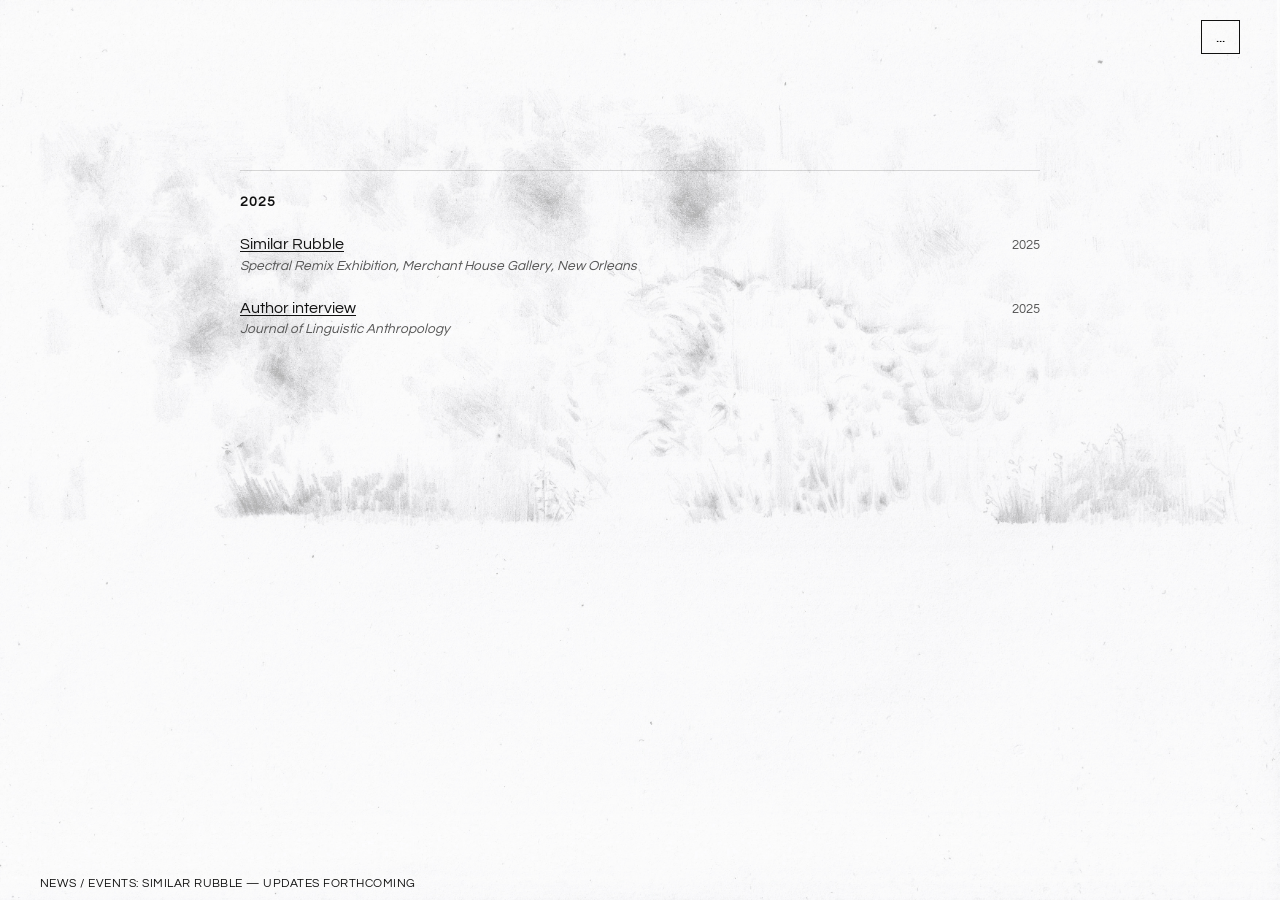
<file: news.html>
<!DOCTYPE html>
<html>
<head>
  <meta charset="UTF-8">
  <title>News – Robyn Holly Taylor-Neu</title>
  <link rel="stylesheet" href="style.css">
  <link rel="icon" href="favicon.png" type="image/png">
  <link rel="preload" href="./images/texture3_pale.jpg" as="image">
  <link href="https://fonts.googleapis.com/css2?family=Questrial&display=swap" rel="stylesheet">
  <style>
    .news-section {
      width: min(800px, 70vw);
      margin: 10vh auto 8rem auto;
    }

    .news-block {
      margin-bottom: 4rem;
      padding-top: 1.5rem;
      border-top: 1px solid rgba(0,0,0,0.15);
    }

    .news-block h2 {
      font-size: 0.85rem;
      font-weight: 900;
      text-transform: uppercase;
      letter-spacing: 0.08em;
      margin: 0 0 1.5rem 0;
    }

    .news-entry {
      margin-bottom: 1.4rem;
    }

    .news-entry-header {
      display: flex;
      justify-content: space-between;
      align-items: baseline;
      gap: 1rem;
    }

    .news-entry-title {
      font-size: 1rem;
      margin: 0;
      line-height: 1.4;
    }

    .news-entry-title a {
      color: #111;
      text-decoration: underline;
      text-underline-offset: 2px;
    }

    .news-entry-title a:hover {
      opacity: 0.6;
    }

    .news-entry-date {
      font-size: 0.8rem;
      color: #555;
      white-space: nowrap;
      flex-shrink: 0;
    }

    .news-entry-sub {
      font-size: 0.85rem;
      color: #555;
      margin: 0.2rem 0 0 0;
      font-style: italic;
    }
  </style>
</head>
<body class="subpage">
<header class="topbar">
  <div class="dropdown">
    <button class="dropbtn">...</button>
    <div class="dropdown-content">
      <a href="about.html">About</a>
      <a href="research.html">Research</a>
      <a href="teaching.html">Teaching</a>
      <a href="writing.html">Writing</a>
      <a href="cv.html">CV</a>
      <a href="art.html">Art</a>
      <a href="news.html">News</a>
      <a href="contact.html">Contact</a>
    </div>
  </div>
</header>

<main>
  <section class="news-section">

    <div class="news-block">
      <h2>2025</h2>

      <div class="news-entry">
        <div class="news-entry-header">
          <p class="news-entry-title"><a href="https://www.spectralremix.org/taylor-neu" target="_blank">Similar Rubble</a></p>
          <span class="news-entry-date">2025</span>
        </div>
        <p class="news-entry-sub">Spectral Remix Exhibition, Merchant House Gallery, New Orleans</p>
      </div>

      <div class="news-entry">
        <div class="news-entry-header">
          <p class="news-entry-title"><a href="https://youtu.be/X2aWSTw0J40?si=zuu-Q5H8J5RarR__" target="_blank">Author interview</a></p>
          <span class="news-entry-date">2025</span>
        </div>
        <p class="news-entry-sub">Journal of Linguistic Anthropology</p>
      </div>

    </div>

  </section>
</main>

<div class="news-bar">
  <a href="news.html" style="color: inherit; text-decoration: none;"><span>News / Events: Similar Rubble — updates forthcoming</span></a>
</div>
</body>
</html>
</file>
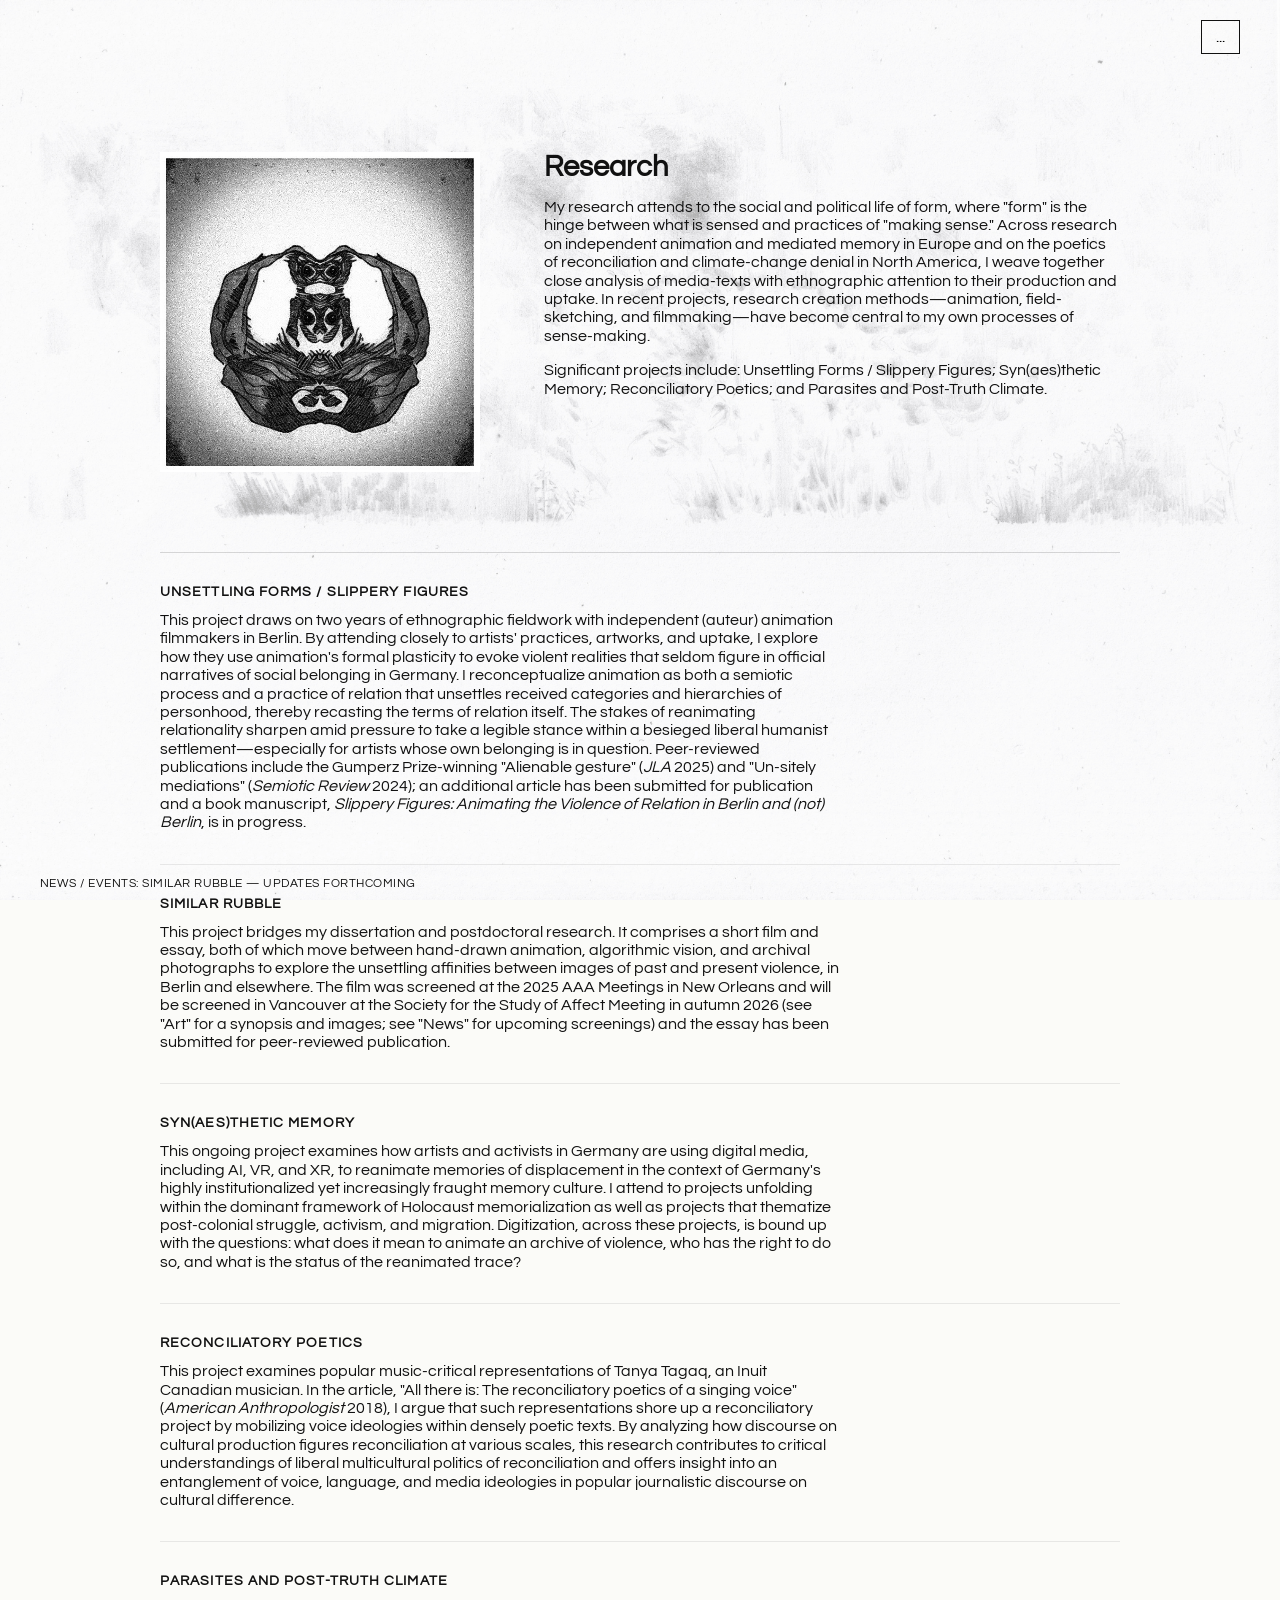
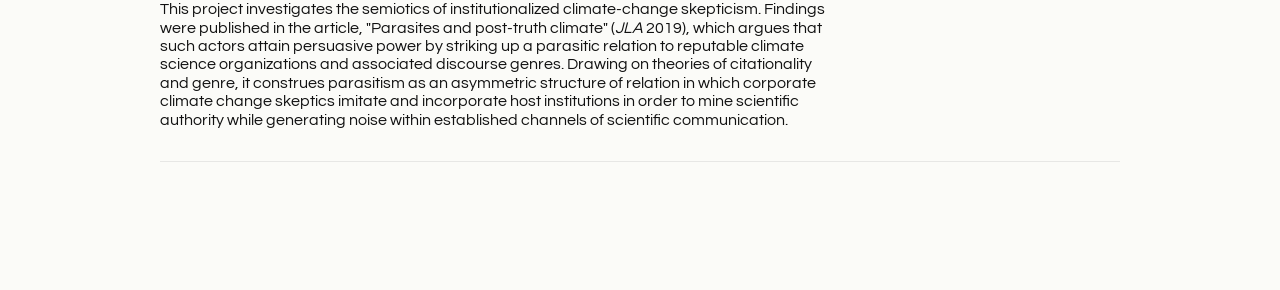
<file: research.html>
<!DOCTYPE html>
<html>
<head>
  <meta charset="UTF-8">
  <title>Research – Robyn Holly Taylor-Neu</title>
  <link rel="stylesheet" href="style.css">
  <link rel="icon" href="favicon.png" type="image/png">
  <link rel="preload" href="./images/texture3_pale.jpg" as="image">
  <link href="https://fonts.googleapis.com/css2?family=Questrial&display=swap" rel="stylesheet">
  <style>
    .research-section {
      width: min(960px, 75vw);
      margin: 8vh auto 8rem auto;
    }

    .research-intro {
      display: flex;
      gap: 4rem;
      align-items: flex-start;
      margin-bottom: 5rem;
    }

    .research-image {
      width: 320px;
      max-width: 40%;
      flex-shrink: 0;
    }

    .research-intro-text {
      flex: 1;
      min-width: 0;
    }

    .project-list {
      border-top: 1px solid rgba(0,0,0,0.15);
    }

    .project {
      padding: 2rem 0;
      border-bottom: 1px solid rgba(0,0,0,0.08);
    }

    .project h2 {
      font-size: 0.85rem;
      font-weight: 900;
      text-transform: uppercase;
      letter-spacing: 0.08em;
      margin: 0 0 0.75rem 0;
    }

    .project p {
      margin: 0;
      max-width: 680px;
    }

    @media (max-width: 640px) {
      .research-section {
        width: 92vw;
        margin: 6vh auto 6rem auto;
      }
      .research-intro {
        flex-direction: column;
        gap: 2rem;
        margin-bottom: 3rem;
      }
      .research-image {
        max-width: 100%;
        width: 100%;
      }
      .research-intro-text h1 {
        font-size: 1.3rem;
      }
      .research-intro-text p {
        font-size: 1rem;
        line-height: 1.65;
      }
      .project h2 {
        font-size: 0.95rem;
      }
      .project p {
        font-size: 1rem;
        line-height: 1.65;
      }
    }
  </style>
</head>
<body class="subpage">
<header class="topbar">
  <div class="dropdown">
    <button class="dropbtn">...</button>
    <div class="dropdown-content">
      <a href="about.html">About</a>
      <a href="research.html">Research</a>
      <a href="teaching.html">Teaching</a>
      <a href="writing.html">Writing</a>
      <a href="art.html">Art</a>
      <a href="cv.html">CV</a>
      <a href="news.html">News</a>
      <a href="contact.html">Contact</a>
    </div>
  </div>
</header>

<main>
  <section class="research-section">

    <div class="research-intro">
      <img
        class="research-image"
        src="politicsofform.jpg"
        alt="Totemic Head"
      >
      <div class="research-intro-text">
        <h1>Research</h1>
        <p>My research attends to the social and political life of form, where "form" is the hinge between what is sensed and practices of "making sense." Across research on independent animation and mediated memory in Europe and on the poetics of reconciliation and climate-change denial in North America, I weave together close analysis of media-texts with ethnographic attention to their production and uptake. In recent projects, research creation methods—animation, field-sketching, and filmmaking—have become central to my own processes of sense-making.</p>
        <p>Significant projects include: Unsettling Forms / Slippery Figures; Syn(aes)thetic Memory; Reconciliatory Poetics; and Parasites and Post-Truth Climate.</p>
      </div>
    </div>

    <div class="project-list">

      <div class="project">
        <h2>Unsettling Forms / Slippery Figures</h2>
        <p>This project draws on two years of ethnographic fieldwork with independent (auteur) animation filmmakers in Berlin. By attending closely to artists' practices, artworks, and uptake, I explore how they use animation's formal plasticity to evoke violent realities that seldom figure in official narratives of social belonging in Germany. I reconceptualize animation as both a semiotic process and a practice of relation that unsettles received categories and hierarchies of personhood, thereby recasting the terms of relation itself. The stakes of reanimating relationality sharpen amid pressure to take a legible stance within a besieged liberal humanist settlement—especially for artists whose own belonging is in question. Peer-reviewed publications include the Gumperz Prize-winning "Alienable gesture" (<em>JLA</em> 2025) and "Un-sitely mediations" (<em>Semiotic Review</em> 2024); an additional article has been submitted for publication and a book manuscript, <em>Slippery Figures: Animating the Violence of Relation in Berlin and (not) Berlin</em>, is in progress.</p>
      </div>

        <div class="project">
        <h2>Similar Rubble</h2>
        <p>This project bridges my dissertation and postdoctoral research. It comprises a short film and essay, both of which move between hand-drawn animation, algorithmic vision, and archival photographs to explore the unsettling affinities between images of past and present violence, in Berlin and elsewhere. The film was screened at the 2025 AAA Meetings in New Orleans and will be screened in Vancouver at the Society for the Study of Affect Meeting in autumn 2026 (see "Art" for a synopsis and images; see "News" for upcoming screenings) and the essay has been submitted for peer-reviewed publication.</p>
      </div>
      <div class="project">
        <h2>Syn(aes)thetic Memory</h2>
        <p>This ongoing project examines how artists and activists in Germany are using digital media, including AI, VR, and XR, to reanimate memories of displacement in the context of Germany's highly institutionalized yet increasingly fraught memory culture. I attend to projects unfolding within the dominant framework of Holocaust memorialization as well as projects that thematize post-colonial struggle, activism, and migration. Digitization, across these projects, is bound up with the questions: what does it mean to animate an archive of violence, who has the right to do so, and what is the status of the reanimated trace?</p>
      </div>

      <div class="project">
        <h2>Reconciliatory Poetics</h2>
        <p>This project examines popular music-critical representations of Tanya Tagaq, an Inuit Canadian musician. In the article, "All there is: The reconciliatory poetics of a singing voice" (<em>American Anthropologist</em> 2018), I argue that such representations shore up a reconciliatory project by mobilizing voice ideologies within densely poetic texts. By analyzing how discourse on cultural production figures reconciliation at various scales, this research contributes to critical understandings of liberal multicultural politics of reconciliation and offers insight into an entanglement of voice, language, and media ideologies in popular journalistic discourse on cultural difference.</p>
      </div>

      <div class="project">
        <h2>Parasites and Post-Truth Climate</h2>
        <p>This project investigates the semiotics of institutionalized climate-change skepticism. Findings were published in the article, "Parasites and post-truth climate" (<em>JLA</em> 2019), which argues that such actors attain persuasive power by striking up a parasitic relation to reputable climate science organizations and associated discourse genres. Drawing on theories of citationality and genre, it construes parasitism as an asymmetric structure of relation in which corporate climate change skeptics imitate and incorporate host institutions in order to mine scientific authority while generating noise within established channels of scientific communication.</p>
      </div>

    </div>

  </section>
</main>

<div class="news-bar">
  <a href="news.html" style="color: inherit; text-decoration: none;"><span>News / Events: Similar Rubble — updates forthcoming</span></a>
</div>
</body>
</html>
</file>
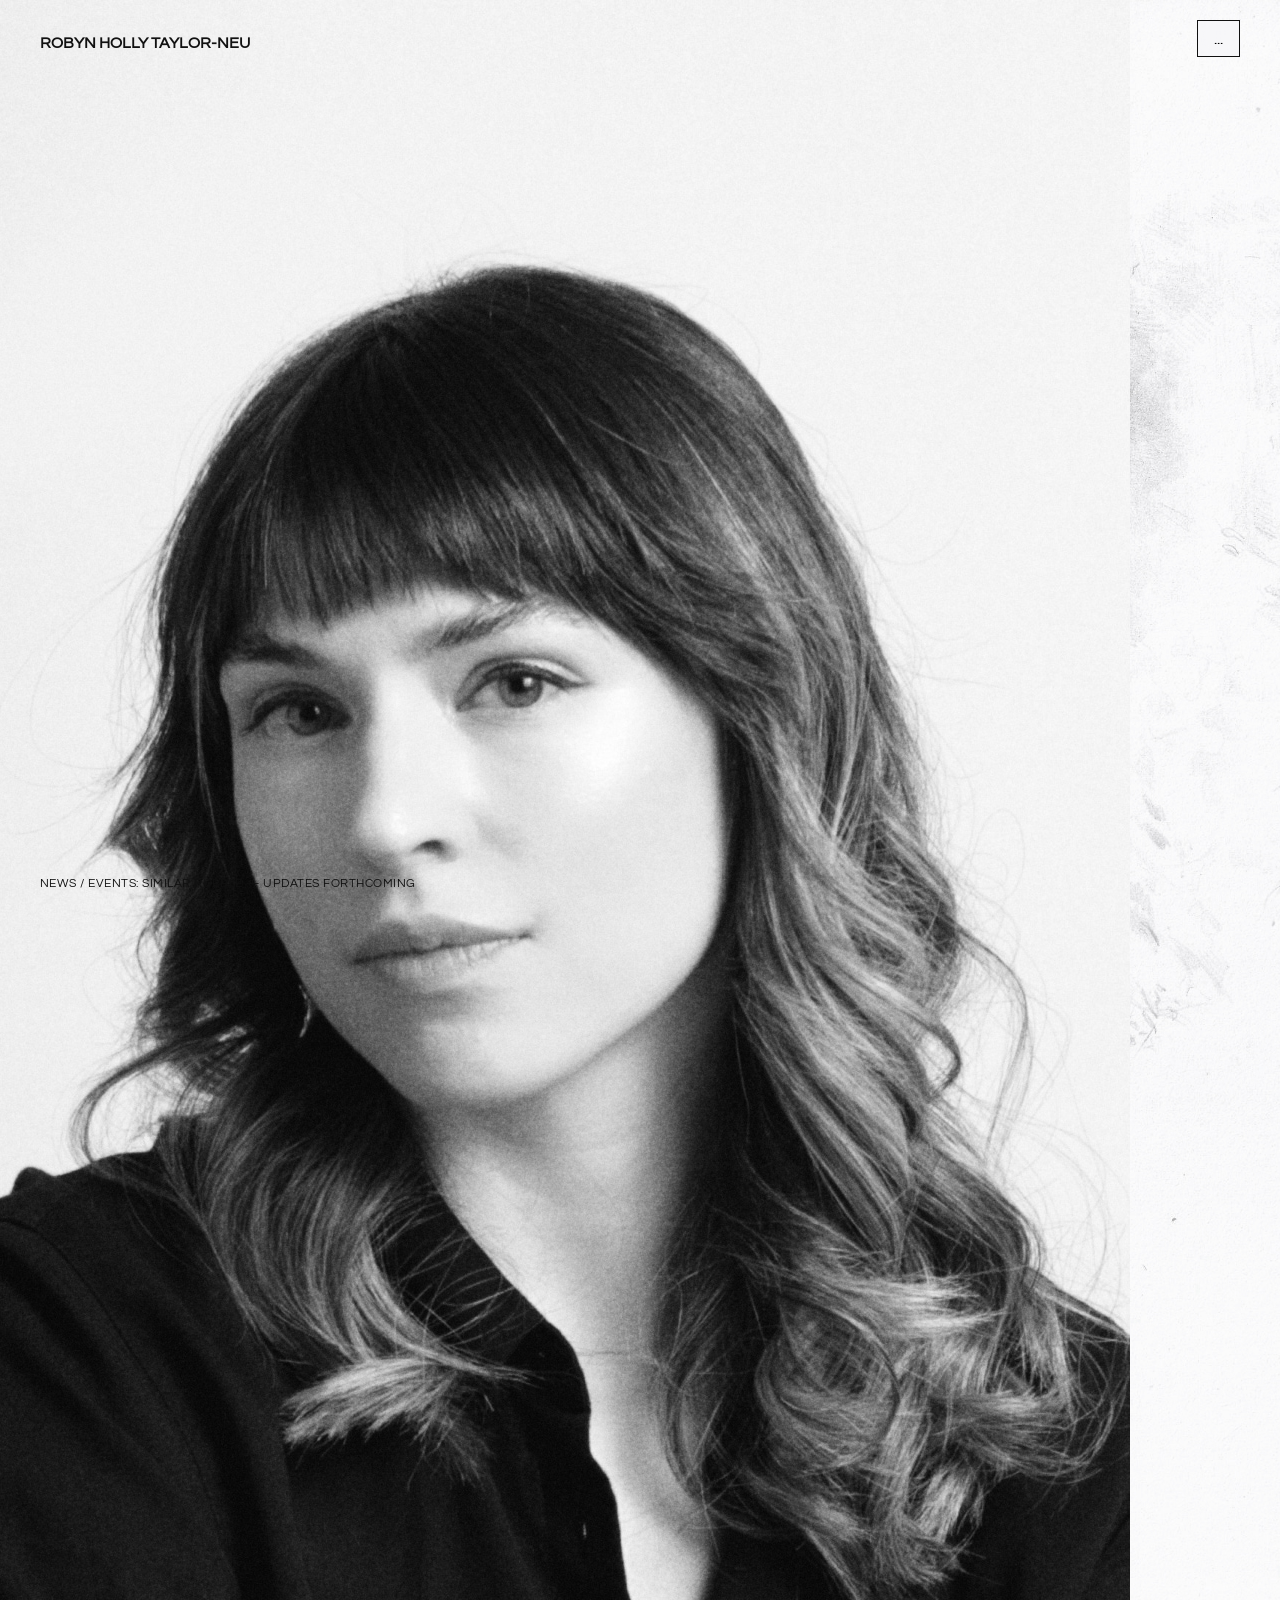
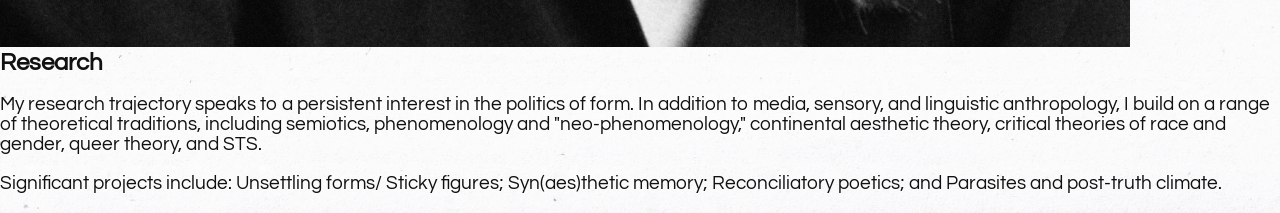
<file: research2.html>
<!DOCTYPE html>
<html>

<head>
  <meta charset="UTF-8">
  <title>Robyn Holly Taylor-Neu</title>

  <link rel="stylesheet" href="style2.css">

  <link
    href="https://fonts.googleapis.com/css2?family=Questrial&display=swap"
    rel="stylesheet">
</head>

<body>

<header class="topbar">
  <a href="index.html" class="site-name">Robyn Holly Taylor-Neu</a>

  <div class="dropdown">
    <button class="dropbtn">...</button>

    <div class="dropdown-content">
      <a href="research.html">Research</a>
      <a href="writing.html">Writing</a>
      <a href="art.html">Art</a>
      <a href="cv.html">CV</a>
      <a href="about.html">About</a>
    </div>
  </div>
</header>

<main>

  <section class="research-section">

    <img
      class="research-image slide-in"
      src="portrait.jpg"
      alt="Portrait of Robyn Holly Taylor-Neu"
    >

    <div class="research-text">

      <h1>Research</h1>

      <p class="hero-text">
        My research trajectory speaks to a persistent interest in the politics of form. In addition to media, sensory, and linguistic anthropology, I build on a range of theoretical traditions, including semiotics, phenomenology and "neo-phenomenology," continental aesthetic theory, critical theories of race and gender, queer theory, and STS. 
     </p>
     <p>
	Significant projects include: Unsettling forms/ Sticky figures; Syn(aes)thetic memory; Reconciliatory poetics; and Parasites and post-truth climate.
    </p>
    </div>

  </section>

</main>

<div class="news-bar">
  <span>
    News / Events: Similar Rubble — updates forthcoming
  </span>
</div>

</body>
</html>
</file>
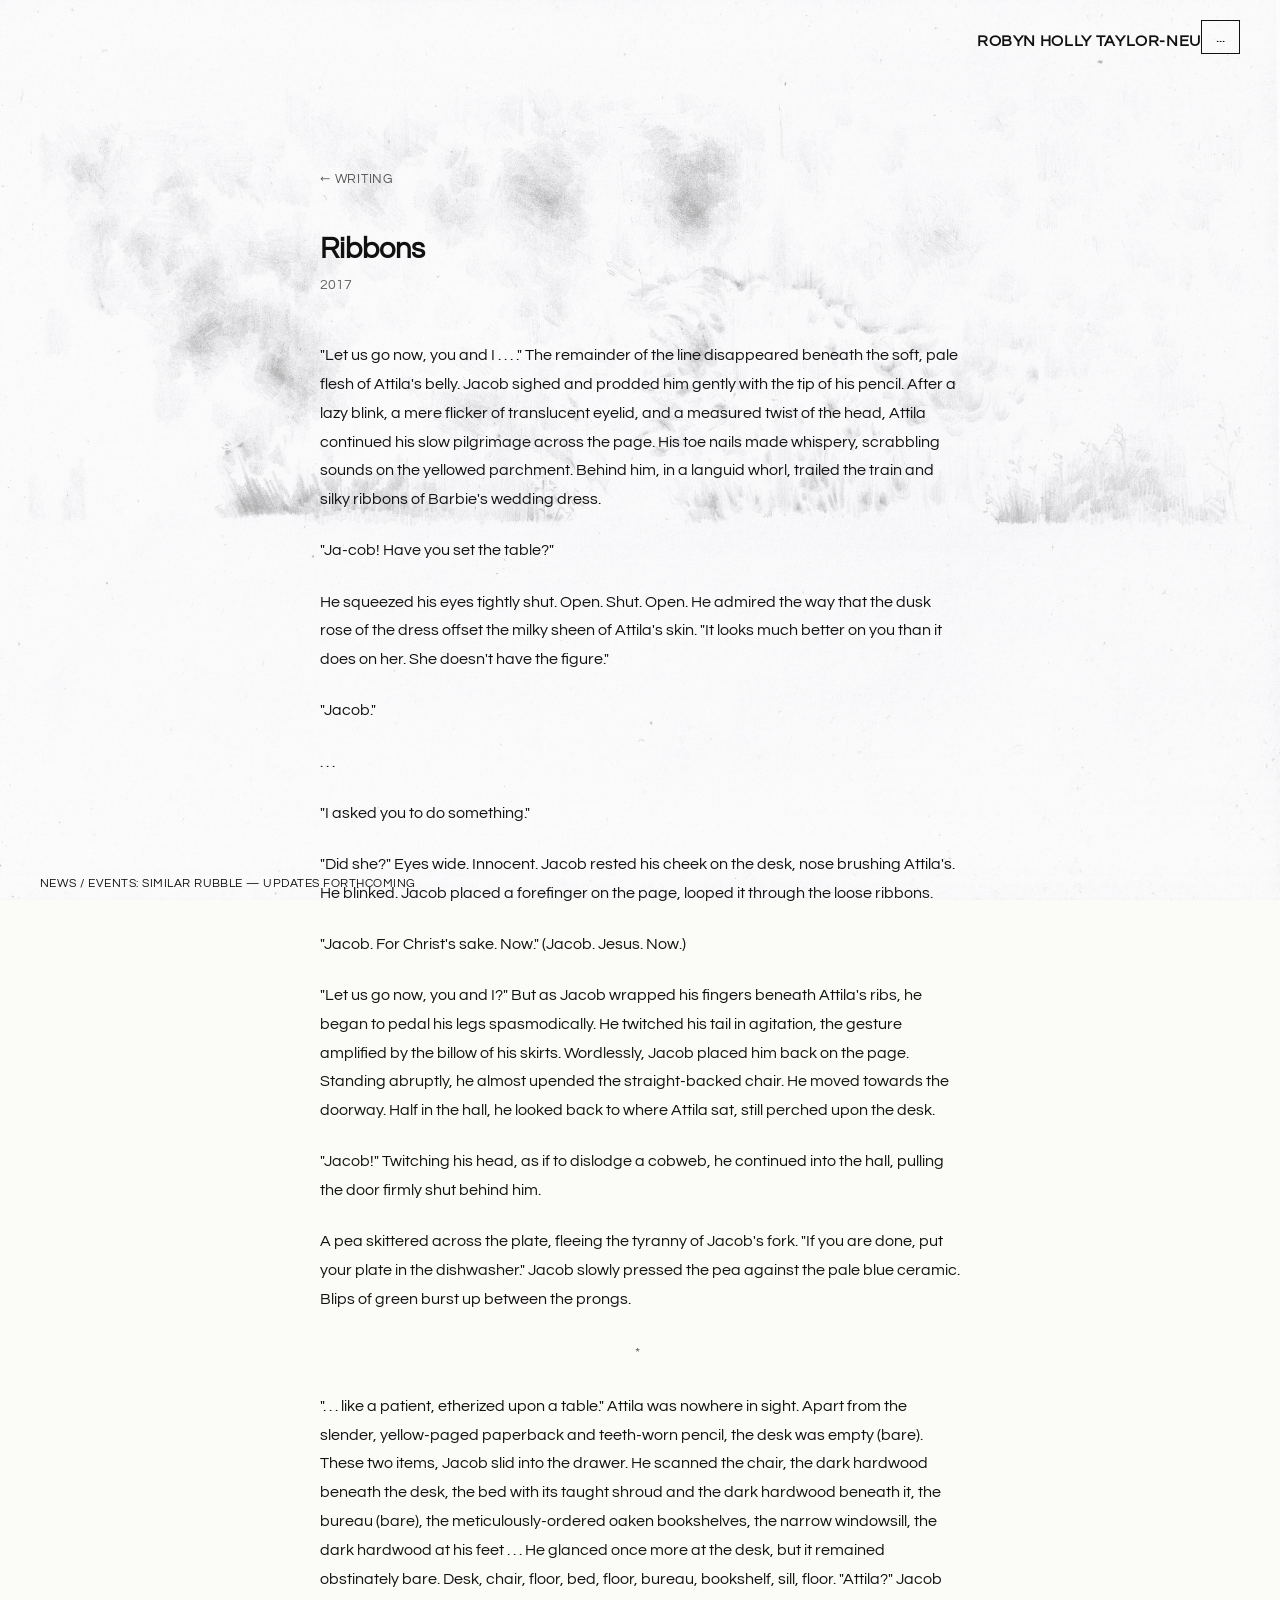
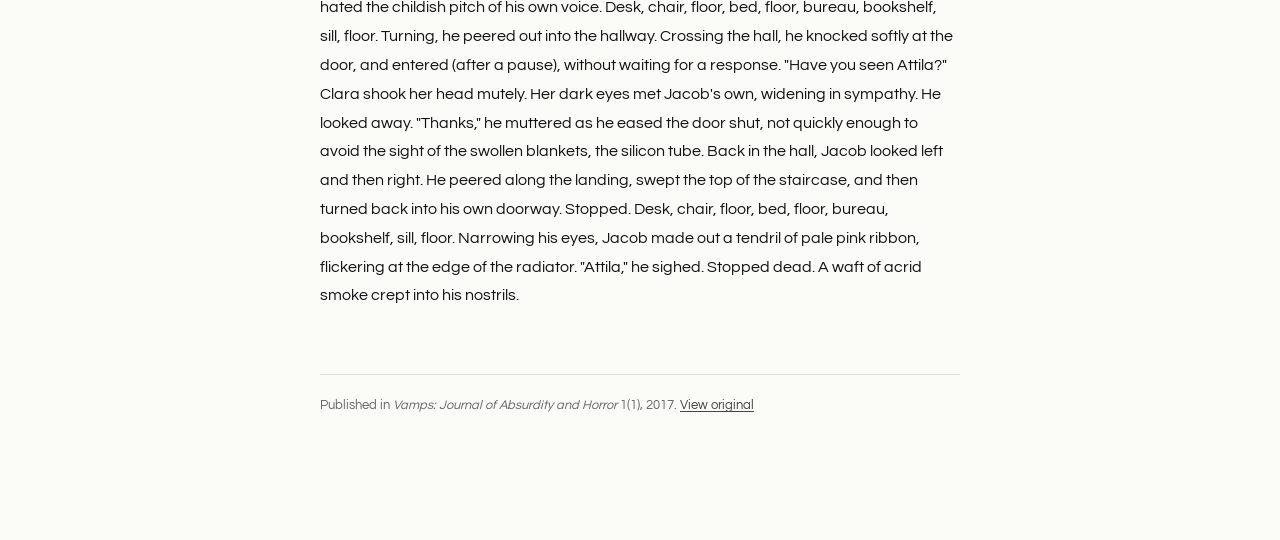
<file: ribbons.html>
<!DOCTYPE html>
<html>
<head>
  <meta charset="UTF-8">
  
  <link rel="stylesheet" href="style.css">
  <link rel="icon" href="favicon.png" type="image/png">
  <link rel="preload" href="./images/texture3_pale.jpg" as="image">
  <link href="https://fonts.googleapis.com/css2?family=Questrial&display=swap" rel="stylesheet">
  <style>
    .fiction-section {
      width: min(640px, 80vw);
      margin: 10vh auto 8rem auto;
    }
    .fiction-title {
      font-size: 1.8rem;
      margin: 0 0 0.25rem 0;
    }
    .fiction-body p {
      font-size: 1rem;
      line-height: 1.8;
      margin: 0 0 1.4rem 0;
    }
    .fiction-divider {
      text-align: center;
      margin: 2rem 0;
      letter-spacing: 0.3em;
      color: #555;
      font-size: 0.85rem;
    }
    .fiction-source {
      margin-top: 4rem;
      padding-top: 1.5rem;
      border-top: 1px solid rgba(0,0,0,0.12);
      font-size: 0.8rem;
      color: #666;
    }
    .fiction-source a {
      color: #444;
      text-decoration: underline;
      text-underline-offset: 2px;
    }
    .fiction-back {
      display: inline-block;
      margin-bottom: 3rem;
      font-size: 0.8rem;
      text-transform: uppercase;
      letter-spacing: 0.06em;
      color: #555;
      text-decoration: none;
    }
    .fiction-back:hover {
      color: #111;
    }
  </style>
</head>
<body class="subpage">
<header class="topbar">
  <a href="index.html" class="site-name">Robyn Holly Taylor-Neu</a>
  <div class="dropdown">
    <button class="dropbtn">...</button>
    <div class="dropdown-content">
      <a href="about.html">About</a>
      <a href="research.html">Research</a>
      <a href="teaching.html">Teaching</a>
      <a href="writing.html">Writing</a>
      <a href="art.html">Art</a>
      <a href="cv.html">CV</a>
      <a href="news.html">News</a>
      <a href="contact.html">Contact</a>
    </div>
  </div>
</header>
<main>
  <section class="fiction-section">
    <a href="writing.html" class="fiction-back">← Writing</a>
    <h1 class="fiction-title">Ribbons</h1>
    <p style="font-size:0.85rem; color:#666; margin-bottom: 3rem;">2017</p>

    <div class="fiction-body">
      <p>"Let us go now, you and I . . . ." The remainder of the line disappeared beneath the soft, pale flesh of Attila's belly. Jacob sighed and prodded him gently with the tip of his pencil. After a lazy blink, a mere flicker of translucent eyelid, and a measured twist of the head, Attila continued his slow pilgrimage across the page. His toe nails made whispery, scrabbling sounds on the yellowed parchment. Behind him, in a languid whorl, trailed the train and silky ribbons of Barbie's wedding dress.</p>

      <p>"Ja-cob! Have you set the table?"</p>

      <p>He squeezed his eyes tightly shut. Open. Shut. Open. He admired the way that the dusk rose of the dress offset the milky sheen of Attila's skin. "It looks much better on you than it does on her. She doesn't have the figure."</p>

      <p>"Jacob."</p>
      <p>. . .</p>
      <p>"I asked you to do something."</p>
      <p>"Did she?" Eyes wide. Innocent. Jacob rested his cheek on the desk, nose brushing Attila's. He blinked. Jacob placed a forefinger on the page, looped it through the loose ribbons.</p>

      <p>"Jacob. For Christ's sake. Now." (Jacob. Jesus. Now.)</p>

      <p>"Let us go now, you and I?" But as Jacob wrapped his fingers beneath Attila's ribs, he began to pedal his legs spasmodically. He twitched his tail in agitation, the gesture amplified by the billow of his skirts. Wordlessly, Jacob placed him back on the page. Standing abruptly, he almost upended the straight-backed chair. He moved towards the doorway. Half in the hall, he looked back to where Attila sat, still perched upon the desk.</p>

      <p>"Jacob!" Twitching his head, as if to dislodge a cobweb, he continued into the hall, pulling the door firmly shut behind him.</p>

      <p>A pea skittered across the plate, fleeing the tyranny of Jacob's fork. "If you are done, put your plate in the dishwasher." Jacob slowly pressed the pea against the pale blue ceramic. Blips of green burst up between the prongs.</p>

      <div class="fiction-divider">*</div>

      <p>". . . like a patient, etherized upon a table." Attila was nowhere in sight. Apart from the slender, yellow-paged paperback and teeth-worn pencil, the desk was empty (bare). These two items, Jacob slid into the drawer. He scanned the chair, the dark hardwood beneath the desk, the bed with its taught shroud and the dark hardwood beneath it, the bureau (bare), the meticulously-ordered oaken bookshelves, the narrow windowsill, the dark hardwood at his feet . . . He glanced once more at the desk, but it remained obstinately bare. Desk, chair, floor, bed, floor, bureau, bookshelf, sill, floor. "Attila?" Jacob hated the childish pitch of his own voice. Desk, chair, floor, bed, floor, bureau, bookshelf, sill, floor. Turning, he peered out into the hallway. Crossing the hall, he knocked softly at the door, and entered (after a pause), without waiting for a response. "Have you seen Attila?" Clara shook her head mutely. Her dark eyes met Jacob's own, widening in sympathy. He looked away. "Thanks," he muttered as he eased the door shut, not quickly enough to avoid the sight of the swollen blankets, the silicon tube. Back in the hall, Jacob looked left and then right. He peered along the landing, swept the top of the staircase, and then turned back into his own doorway. Stopped. Desk, chair, floor, bed, floor, bureau, bookshelf, sill, floor. Narrowing his eyes, Jacob made out a tendril of pale pink ribbon, flickering at the edge of the radiator. "Attila," he sighed. Stopped dead. A waft of acrid smoke crept into his nostrils.</p>
    </div>

    <div class="fiction-source">
      Published in <em>Vamps: Journal of Absurdity and Horror</em> 1(1), 2017. <a href="https://journals.uvic.ca/index.php/vamps/article/view/17803" target="_blank">View original</a>
    </div>
  </section>
</main>
<div class="news-bar">
  <a href="news.html" style="color: inherit; text-decoration: none;"><span>News / Events: Similar Rubble — updates forthcoming</span></a>
</div>
</body>
</html>
</file>
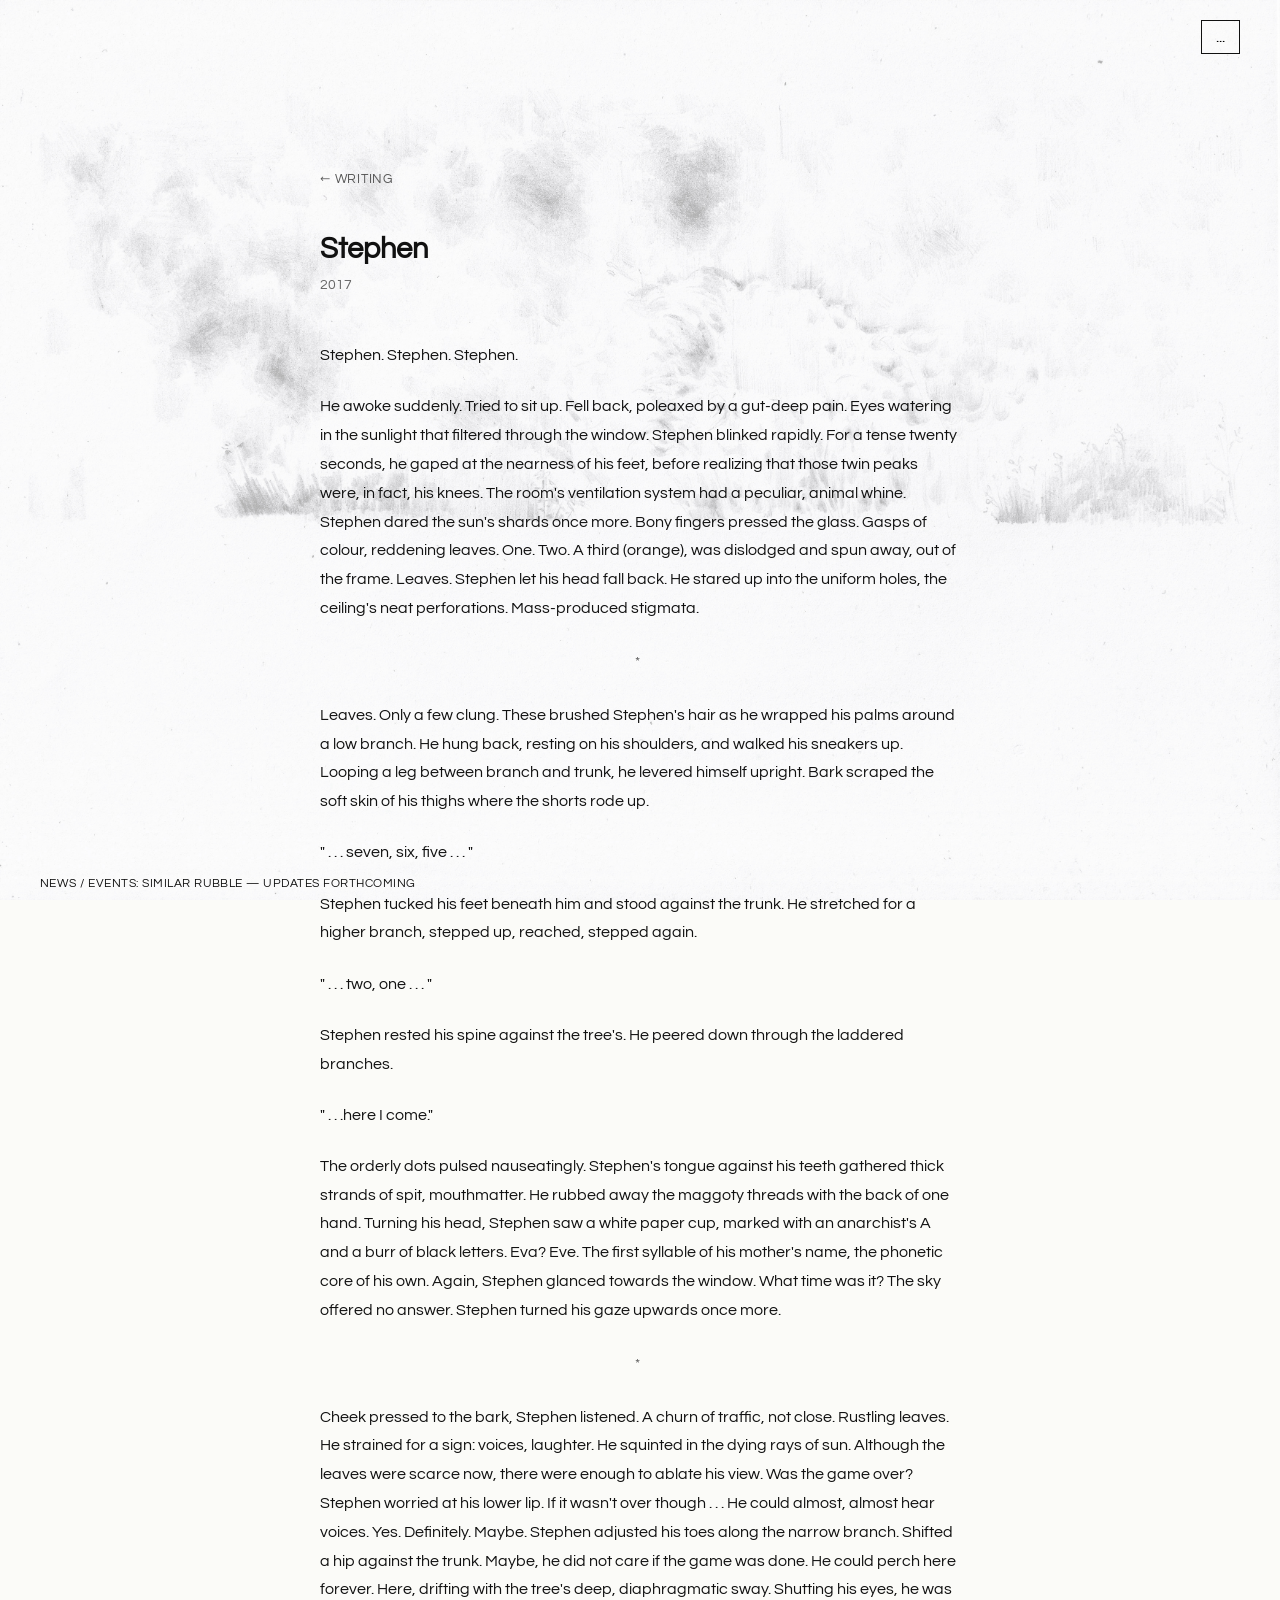
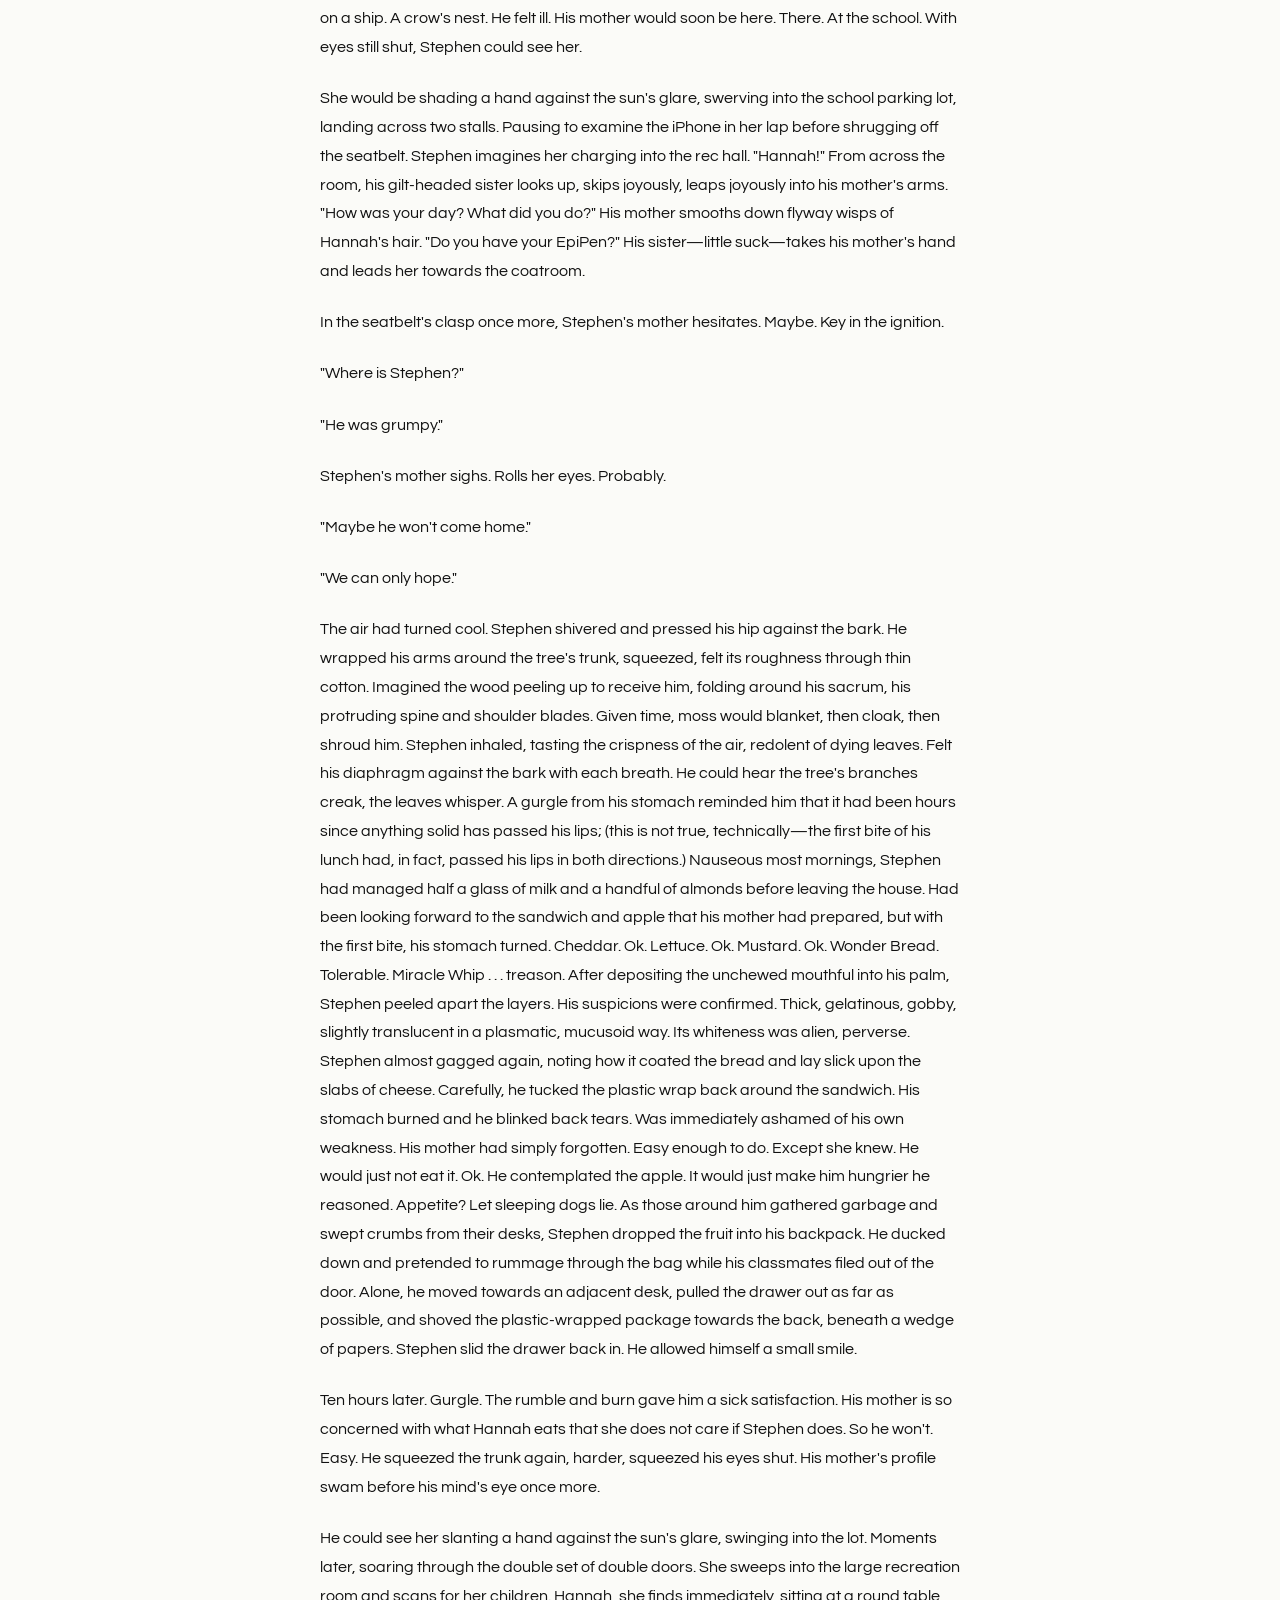
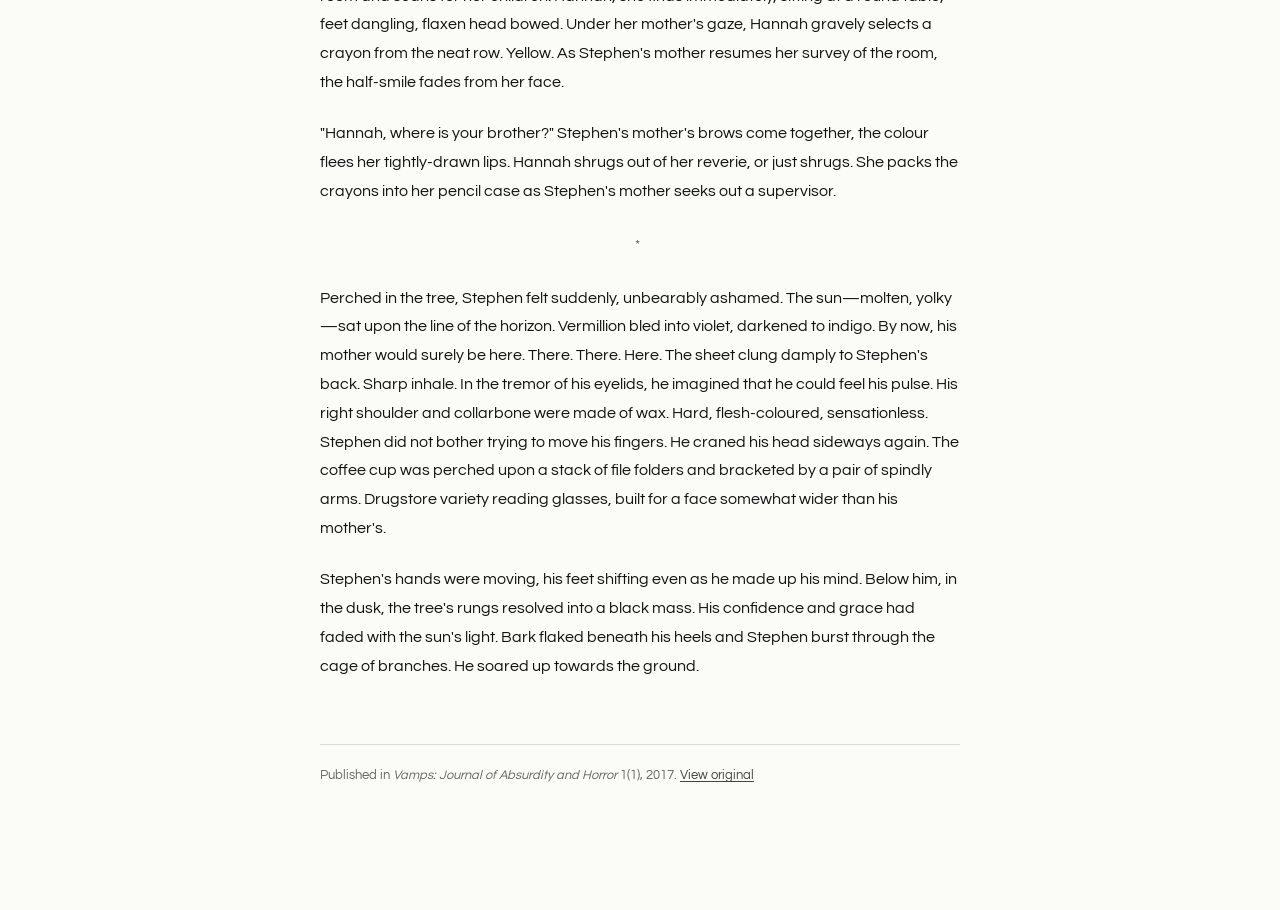
<file: stephen.html>
<!DOCTYPE html>
<html>
<head>
  <meta charset="UTF-8">
  <title>Stephen – Robyn Holly Taylor-Neu</title>
  <link rel="stylesheet" href="style.css">
  <link rel="icon" href="favicon.png" type="image/png">
  <link rel="preload" href="./images/texture3_pale.jpg" as="image">
  <link href="https://fonts.googleapis.com/css2?family=Questrial&display=swap" rel="stylesheet">
  <style>
    .fiction-section {
      width: min(640px, 80vw);
      margin: 10vh auto 8rem auto;
    }
    .fiction-title {
      font-size: 1.8rem;
      margin: 0 0 0.25rem 0;
    }
    .fiction-body p {
      font-size: 1rem;
      line-height: 1.8;
      margin: 0 0 1.4rem 0;
    }
    .fiction-divider {
      text-align: center;
      margin: 2rem 0;
      letter-spacing: 0.3em;
      color: #555;
      font-size: 0.85rem;
    }
    .fiction-source {
      margin-top: 4rem;
      padding-top: 1.5rem;
      border-top: 1px solid rgba(0,0,0,0.12);
      font-size: 0.8rem;
      color: #666;
    }
    .fiction-source a {
      color: #444;
      text-decoration: underline;
      text-underline-offset: 2px;
    }
    .fiction-back {
      display: inline-block;
      margin-bottom: 3rem;
      font-size: 0.8rem;
      text-transform: uppercase;
      letter-spacing: 0.06em;
      color: #555;
      text-decoration: none;
    }
    .fiction-back:hover {
      color: #111;
    }
  </style>
</head>
<body class="subpage">
<header class="topbar">
  
  <div class="dropdown">
    <button class="dropbtn">...</button>
    <div class="dropdown-content">
      <a href="about.html">About</a>
      <a href="research.html">Research</a>
      <a href="teaching.html">Teaching</a>
      <a href="writing.html">Writing</a>
      <a href="art.html">Art</a>
      <a href="cv.html">CV</a>
      <a href="news.html">News</a>
      <a href="contact.html">Contact</a>
    </div>
  </div>
</header>
<main>
  <section class="fiction-section">
    <a href="writing.html" class="fiction-back">← Writing</a>
    <h1 class="fiction-title">Stephen</h1>
    <p style="font-size:0.85rem; color:#666; margin-bottom: 3rem;">2017</p>

    <div class="fiction-body">
      <p>Stephen. Stephen. Stephen.</p>

      <p>He awoke suddenly. Tried to sit up. Fell back, poleaxed by a gut-deep pain. Eyes watering in the sunlight that filtered through the window. Stephen blinked rapidly. For a tense twenty seconds, he gaped at the nearness of his feet, before realizing that those twin peaks were, in fact, his knees. The room's ventilation system had a peculiar, animal whine. Stephen dared the sun's shards once more. Bony fingers pressed the glass. Gasps of colour, reddening leaves. One. Two. A third (orange), was dislodged and spun away, out of the frame. Leaves. Stephen let his head fall back. He stared up into the uniform holes, the ceiling's neat perforations. Mass-produced stigmata.</p>

      <div class="fiction-divider">*</div>

      <p>Leaves. Only a few clung. These brushed Stephen's hair as he wrapped his palms around a low branch. He hung back, resting on his shoulders, and walked his sneakers up. Looping a leg between branch and trunk, he levered himself upright. Bark scraped the soft skin of his thighs where the shorts rode up.</p>

      <p>" . . . seven, six, five . . . "</p>

      <p>Stephen tucked his feet beneath him and stood against the trunk. He stretched for a higher branch, stepped up, reached, stepped again.</p>

      <p>" . . . two, one . . . "</p>

      <p>Stephen rested his spine against the tree's. He peered down through the laddered branches.</p>

      <p>" . . .here I come."</p>

      <p>The orderly dots pulsed nauseatingly. Stephen's tongue against his teeth gathered thick strands of spit, mouthmatter. He rubbed away the maggoty threads with the back of one hand. Turning his head, Stephen saw a white paper cup, marked with an anarchist's A and a burr of black letters. Eva? Eve. The first syllable of his mother's name, the phonetic core of his own. Again, Stephen glanced towards the window. What time was it? The sky offered no answer. Stephen turned his gaze upwards once more.</p>

      <div class="fiction-divider">*</div>

      <p>Cheek pressed to the bark, Stephen listened. A churn of traffic, not close. Rustling leaves. He strained for a sign: voices, laughter. He squinted in the dying rays of sun. Although the leaves were scarce now, there were enough to ablate his view. Was the game over? Stephen worried at his lower lip. If it wasn't over though . . . He could almost, almost hear voices. Yes. Definitely. Maybe. Stephen adjusted his toes along the narrow branch. Shifted a hip against the trunk. Maybe, he did not care if the game was done. He could perch here forever. Here, drifting with the tree's deep, diaphragmatic sway. Shutting his eyes, he was on a ship. A crow's nest. He felt ill. His mother would soon be here. There. At the school. With eyes still shut, Stephen could see her.</p>

      <p>She would be shading a hand against the sun's glare, swerving into the school parking lot, landing across two stalls. Pausing to examine the iPhone in her lap before shrugging off the seatbelt. Stephen imagines her charging into the rec hall. "Hannah!" From across the room, his gilt-headed sister looks up, skips joyously, leaps joyously into his mother's arms. "How was your day? What did you do?" His mother smooths down flyway wisps of Hannah's hair. "Do you have your EpiPen?" His sister—little suck—takes his mother's hand and leads her towards the coatroom.</p>

      <p>In the seatbelt's clasp once more, Stephen's mother hesitates. Maybe. Key in the ignition.</p>

      <p>"Where is Stephen?"</p>
      <p>"He was grumpy."</p>
      <p>Stephen's mother sighs. Rolls her eyes. Probably.</p>
      <p>"Maybe he won't come home."</p>
      <p>"We can only hope."</p>

      <p>The air had turned cool. Stephen shivered and pressed his hip against the bark. He wrapped his arms around the tree's trunk, squeezed, felt its roughness through thin cotton. Imagined the wood peeling up to receive him, folding around his sacrum, his protruding spine and shoulder blades. Given time, moss would blanket, then cloak, then shroud him. Stephen inhaled, tasting the crispness of the air, redolent of dying leaves. Felt his diaphragm against the bark with each breath. He could hear the tree's branches creak, the leaves whisper. A gurgle from his stomach reminded him that it had been hours since anything solid has passed his lips; (this is not true, technically—the first bite of his lunch had, in fact, passed his lips in both directions.) Nauseous most mornings, Stephen had managed half a glass of milk and a handful of almonds before leaving the house. Had been looking forward to the sandwich and apple that his mother had prepared, but with the first bite, his stomach turned. Cheddar. Ok. Lettuce. Ok. Mustard. Ok. Wonder Bread. Tolerable. Miracle Whip . . . treason. After depositing the unchewed mouthful into his palm, Stephen peeled apart the layers. His suspicions were confirmed. Thick, gelatinous, gobby, slightly translucent in a plasmatic, mucusoid way. Its whiteness was alien, perverse. Stephen almost gagged again, noting how it coated the bread and lay slick upon the slabs of cheese. Carefully, he tucked the plastic wrap back around the sandwich. His stomach burned and he blinked back tears. Was immediately ashamed of his own weakness. His mother had simply forgotten. Easy enough to do. Except she knew. He would just not eat it. Ok. He contemplated the apple. It would just make him hungrier he reasoned. Appetite? Let sleeping dogs lie. As those around him gathered garbage and swept crumbs from their desks, Stephen dropped the fruit into his backpack. He ducked down and pretended to rummage through the bag while his classmates filed out of the door. Alone, he moved towards an adjacent desk, pulled the drawer out as far as possible, and shoved the plastic-wrapped package towards the back, beneath a wedge of papers. Stephen slid the drawer back in. He allowed himself a small smile.</p>

      <p>Ten hours later. Gurgle. The rumble and burn gave him a sick satisfaction. His mother is so concerned with what Hannah eats that she does not care if Stephen does. So he won't. Easy. He squeezed the trunk again, harder, squeezed his eyes shut. His mother's profile swam before his mind's eye once more.</p>

      <p>He could see her slanting a hand against the sun's glare, swinging into the lot. Moments later, soaring through the double set of double doors. She sweeps into the large recreation room and scans for her children. Hannah, she finds immediately, sitting at a round table, feet dangling, flaxen head bowed. Under her mother's gaze, Hannah gravely selects a crayon from the neat row. Yellow. As Stephen's mother resumes her survey of the room, the half-smile fades from her face.</p>

      <p>"Hannah, where is your brother?" Stephen's mother's brows come together, the colour flees her tightly-drawn lips. Hannah shrugs out of her reverie, or just shrugs. She packs the crayons into her pencil case as Stephen's mother seeks out a supervisor.</p>

      <div class="fiction-divider">*</div>

      <p>Perched in the tree, Stephen felt suddenly, unbearably ashamed. The sun—molten, yolky—sat upon the line of the horizon. Vermillion bled into violet, darkened to indigo. By now, his mother would surely be here. There. There. Here. The sheet clung damply to Stephen's back. Sharp inhale. In the tremor of his eyelids, he imagined that he could feel his pulse. His right shoulder and collarbone were made of wax. Hard, flesh-coloured, sensationless. Stephen did not bother trying to move his fingers. He craned his head sideways again. The coffee cup was perched upon a stack of file folders and bracketed by a pair of spindly arms. Drugstore variety reading glasses, built for a face somewhat wider than his mother's.</p>

      <p>Stephen's hands were moving, his feet shifting even as he made up his mind. Below him, in the dusk, the tree's rungs resolved into a black mass. His confidence and grace had faded with the sun's light. Bark flaked beneath his heels and Stephen burst through the cage of branches. He soared up towards the ground.</p>
    </div>

    <div class="fiction-source">
      Published in <em>Vamps: Journal of Absurdity and Horror</em> 1(1), 2017. <a href="https://journals.uvic.ca/index.php/vamps/article/view/17795" target="_blank">View original</a>
    </div>
  </section>
</main>
<div class="news-bar">
  <a href="news.html" style="color: inherit; text-decoration: none;"><span>News / Events: Similar Rubble — updates forthcoming</span></a>
</div>
</body>
</html>
</file>
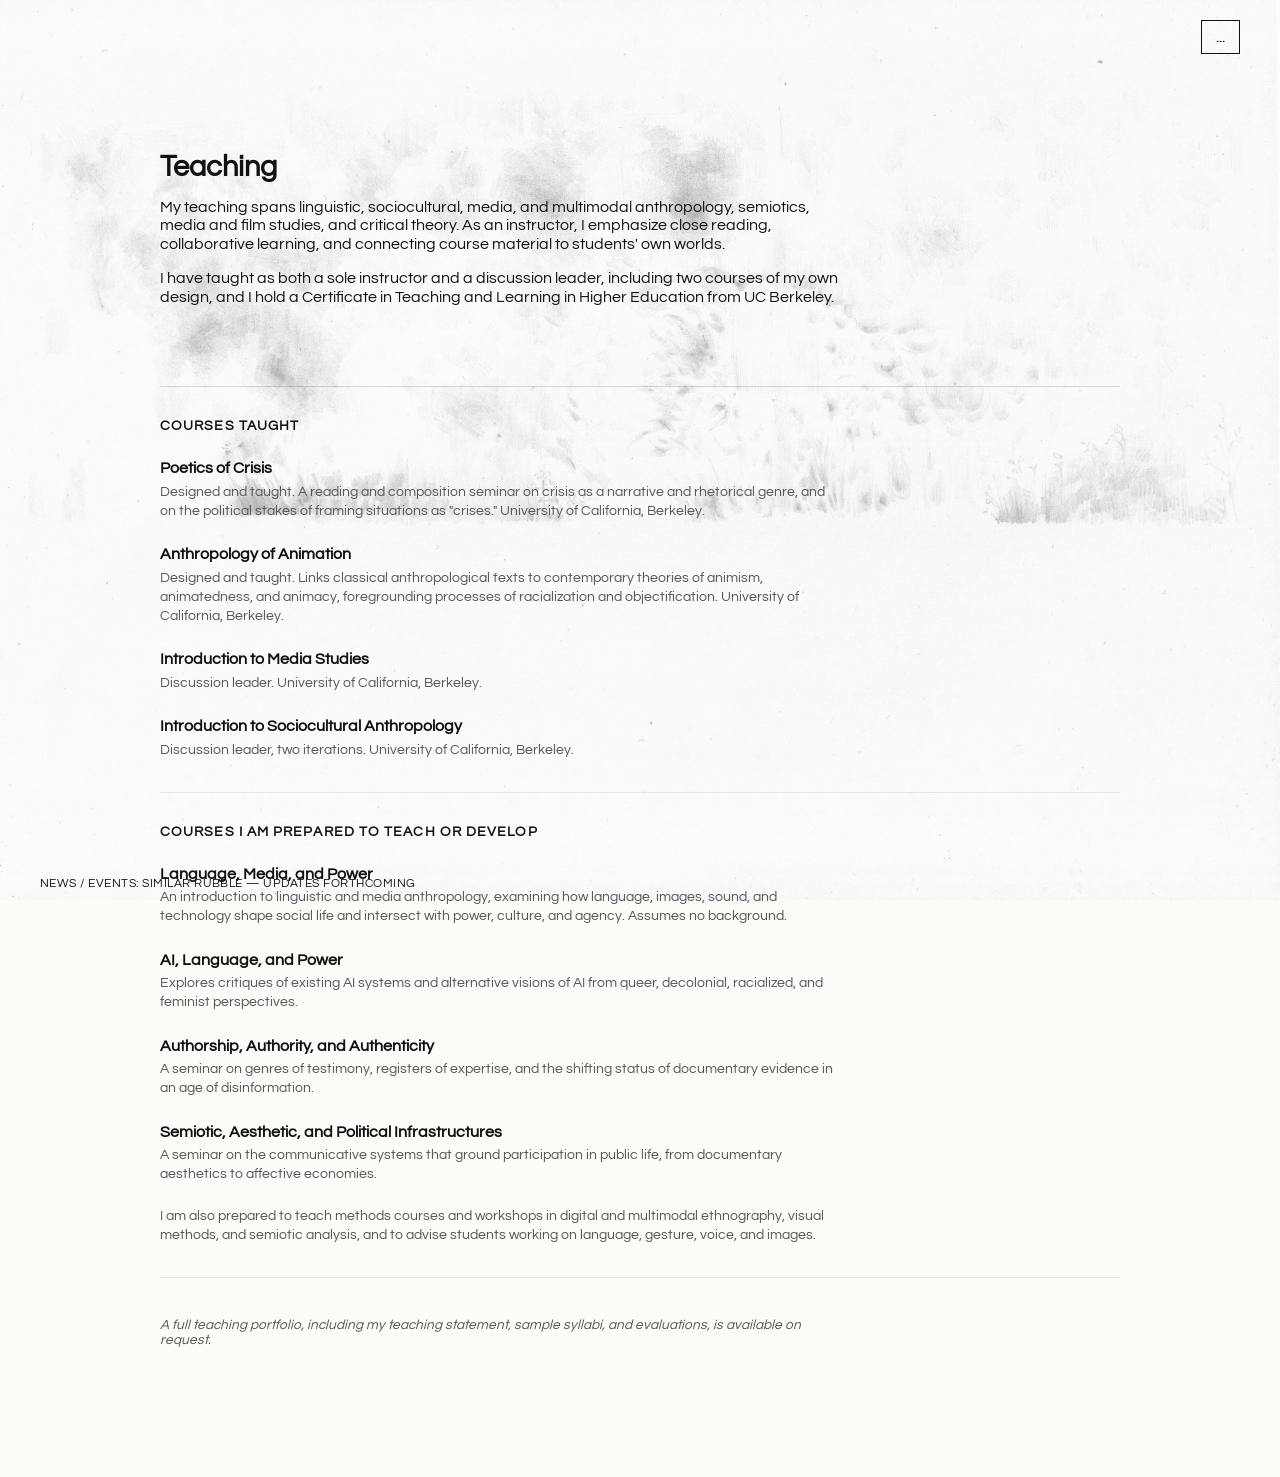
<file: teaching.html>
<!DOCTYPE html>
<html>
<head>
  <meta charset="UTF-8">
  <title>Teaching – Robyn Holly Taylor-Neu</title>
  <link rel="stylesheet" href="style.css">
  <link rel="icon" href="favicon.png" type="image/png">
  <link rel="preload" href="./images/texture3_pale.jpg" as="image">
  <link href="https://fonts.googleapis.com/css2?family=Questrial&display=swap" rel="stylesheet">
  <style>
    .teaching-section {
      width: min(960px, 75vw);
      margin: 8vh auto 8rem auto;
    }

    .teaching-intro {
      margin-bottom: 5rem;
      max-width: 680px;
    }

    .teaching-intro p {
      max-width: 680px;
    }

    .teaching-intro p + p {
      margin-top: 1rem;
    }

    .course-list {
      border-top: 1px solid rgba(0,0,0,0.15);
    }

    .course-group {
      padding: 2rem 0;
      border-bottom: 1px solid rgba(0,0,0,0.08);
    }

    .course-group > h2 {
      font-size: 0.85rem;
      font-weight: 900;
      text-transform: uppercase;
      letter-spacing: 0.08em;
      margin: 0 0 1.5rem 0;
    }

    .course {
      margin-bottom: 1.4rem;
    }

    .course:last-child {
      margin-bottom: 0;
    }

    .course-title {
      font-size: 1rem;
      margin: 0;
      line-height: 1.4;
      font-weight: 900;
    }

    .course-sub {
      font-size: 0.85rem;
      color: #555;
      margin: 0.2rem 0 0 0;
      max-width: 680px;
      line-height: 1.4;
    }

    .course-sub em {
      font-style: italic;
    }

    .teaching-note {
      font-size: 0.85rem;
      color: #555;
      font-style: italic;
      margin: 2.5rem 0 0 0;
      max-width: 680px;
    }

    @media (max-width: 640px) {
      .teaching-section {
        width: 92vw;
        margin: 6vh auto 6rem auto;
      }
      .teaching-intro {
        margin-bottom: 3rem;
      }
      .teaching-intro h1 {
        font-size: 1.3rem;
      }
      .teaching-intro p {
        font-size: 1rem;
        line-height: 1.65;
      }
      .course-group > h2 {
        font-size: 0.95rem;
      }
      .course-title {
        font-size: 1rem;
      }
      .course-sub {
        font-size: 0.9rem;
        line-height: 1.55;
      }
    }
  </style>
</head>
<body class="subpage">
<header class="topbar">
  <div class="dropdown">
    <button class="dropbtn">...</button>
    <div class="dropdown-content">
      <a href="about.html">About</a>
      <a href="research.html">Research</a>
      <a href="teaching.html">Teaching</a>
      <a href="writing.html">Writing</a>
      <a href="art.html">Art</a>
      <a href="cv.html">CV</a>
      <a href="news.html">News</a>
      <a href="contact.html">Contact</a>
    </div>
  </div>
</header>

<main>
  <section class="teaching-section">

    <div class="teaching-intro">
      <h1>Teaching</h1>
      <p>My teaching spans linguistic, sociocultural, media, and multimodal anthropology, semiotics, media and film studies, and critical theory. As an instructor, I emphasize close reading, collaborative learning, and connecting course material to students' own worlds.</p>
      <p>I have taught as both a sole instructor and a discussion leader, including two courses of my own design, and I hold a Certificate in Teaching and Learning in Higher Education from UC Berkeley.</p>
    </div>

    <div class="course-list">

      <div class="course-group">
        <h2>Courses Taught</h2>

        <div class="course">
          <p class="course-title">Poetics of Crisis</p>
          <p class="course-sub">Designed and taught. A reading and composition seminar on crisis as a narrative and rhetorical genre, and on the political stakes of framing situations as "crises." University of California, Berkeley.</p>
        </div>

        <div class="course">
          <p class="course-title">Anthropology of Animation</p>
          <p class="course-sub">Designed and taught. Links classical anthropological texts to contemporary theories of animism, animatedness, and animacy, foregrounding processes of racialization and objectification. University of California, Berkeley.</p>
        </div>

        <div class="course">
          <p class="course-title">Introduction to Media Studies</p>
          <p class="course-sub">Discussion leader. University of California, Berkeley.</p>
        </div>

        <div class="course">
          <p class="course-title">Introduction to Sociocultural Anthropology</p>
          <p class="course-sub">Discussion leader, two iterations. University of California, Berkeley.</p>
        </div>
      </div>

      <div class="course-group">
        <h2>Courses I Am Prepared to Teach or Develop</h2>

        <div class="course">
          <p class="course-title">Language, Media, and Power</p>
          <p class="course-sub">An introduction to linguistic and media anthropology, examining how language, images, sound, and technology shape social life and intersect with power, culture, and agency. Assumes no background.</p>
        </div>

        <div class="course">
          <p class="course-title">AI, Language, and Power</p>
          <p class="course-sub">Explores critiques of existing AI systems and alternative visions of AI from queer, decolonial, racialized, and feminist perspectives.</p>
        </div>

        <div class="course">
          <p class="course-title">Authorship, Authority, and Authenticity</p>
          <p class="course-sub">A seminar on genres of testimony, registers of expertise, and the shifting status of documentary evidence in an age of disinformation.</p>
        </div>

        <div class="course">
          <p class="course-title">Semiotic, Aesthetic, and Political Infrastructures</p>
          <p class="course-sub">A seminar on the communicative systems that ground participation in public life, from documentary aesthetics to affective economies.</p>
        </div>

        <p class="course-sub">I am also prepared to teach methods courses and workshops in digital and multimodal ethnography, visual methods, and semiotic analysis, and to advise students working on language, gesture, voice, and images.</p>
      </div>

    </div>

    <p class="teaching-note">A full teaching portfolio, including my teaching statement, sample syllabi, and evaluations, is available on request.</p>

  </section>
</main>

<div class="news-bar">
  <a href="news.html" style="color: inherit; text-decoration: none;"><span>News / Events: Similar Rubble — updates forthcoming</span></a>
</div>
</body>
</html>
</file>
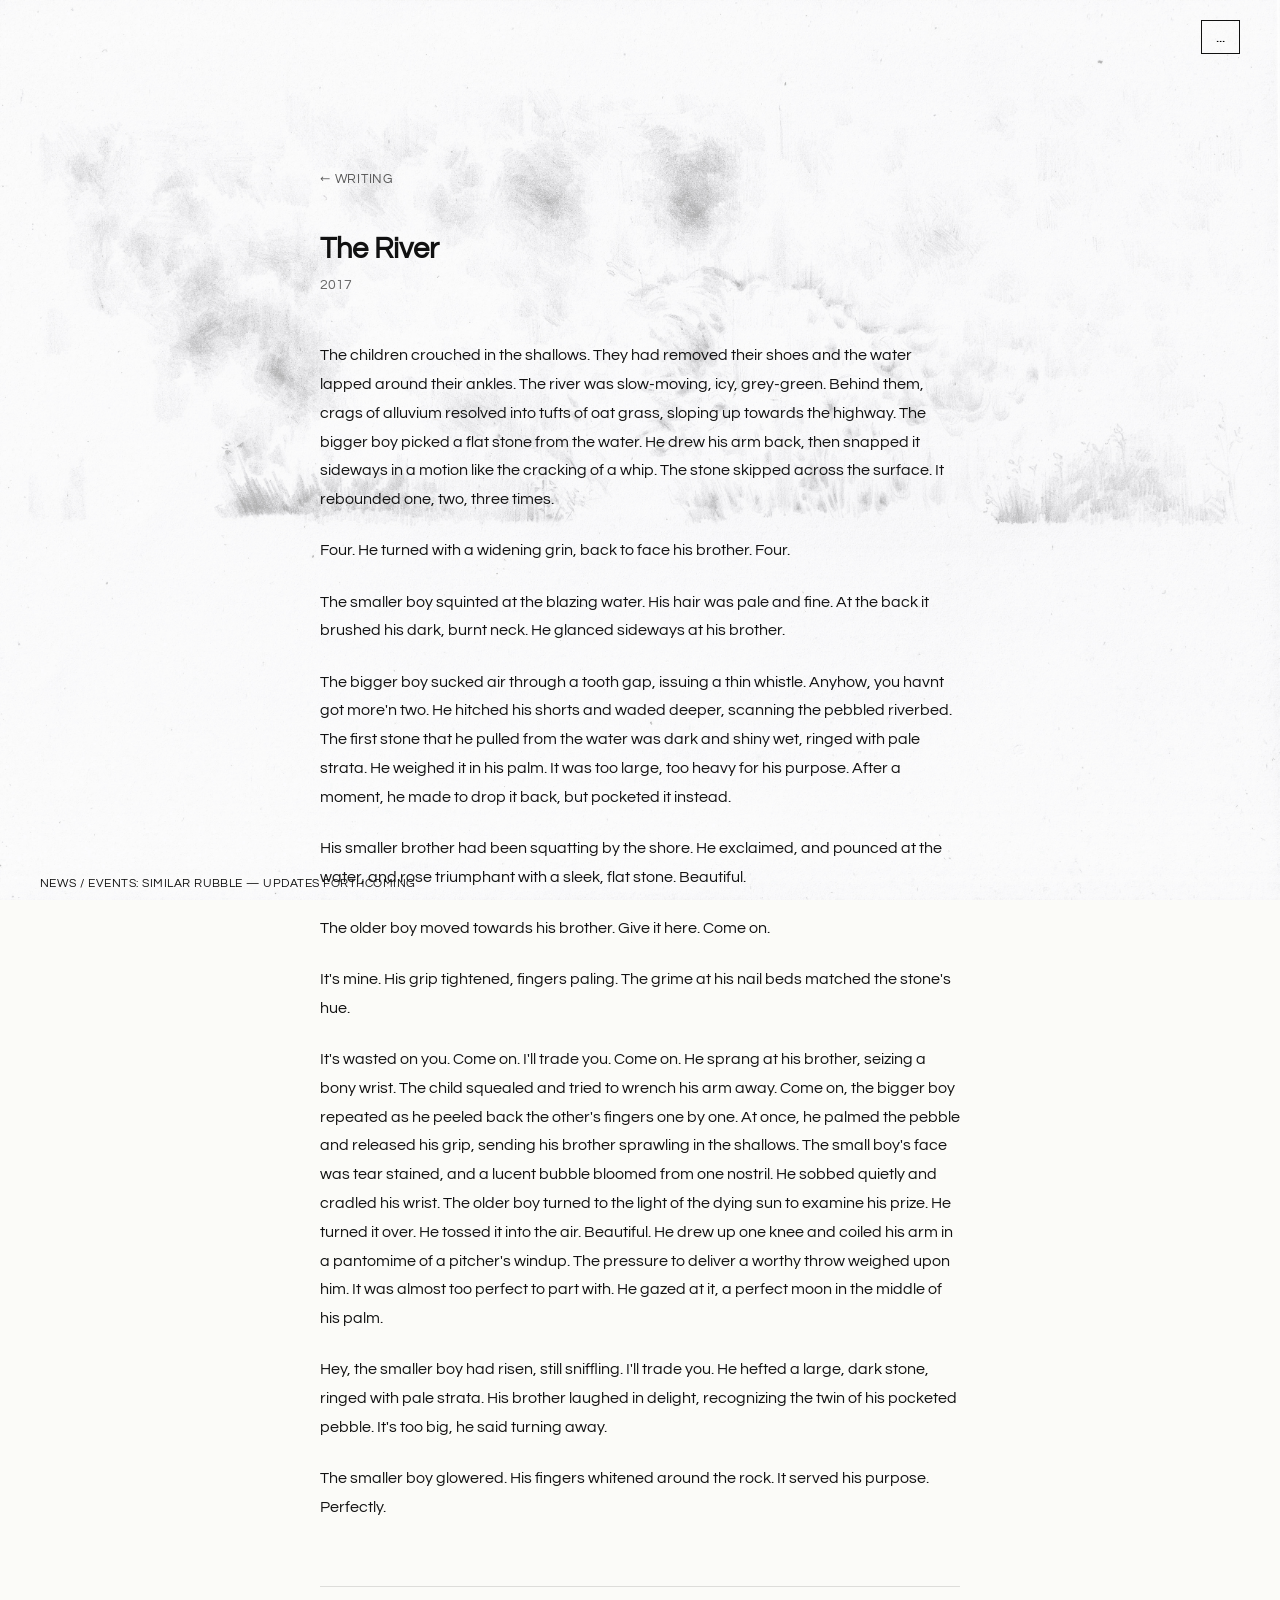
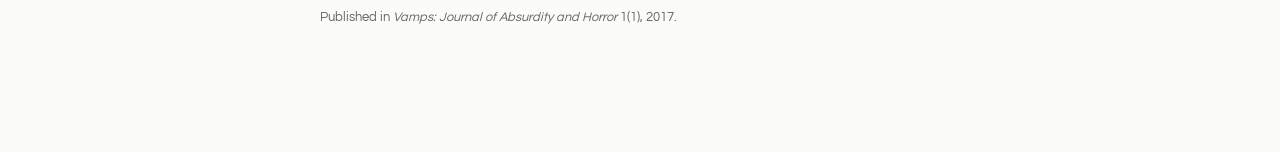
<file: theriver.html>
<!DOCTYPE html>
<html>
<head>
  <meta charset="UTF-8">
  <title>The River – Robyn Holly Taylor-Neu</title>
  <link rel="stylesheet" href="style.css">
  <link rel="icon" href="favicon.png" type="image/png">
  <link rel="preload" href="./images/texture3_pale.jpg" as="image">
  <link href="https://fonts.googleapis.com/css2?family=Questrial&display=swap" rel="stylesheet">
  <style>
    .fiction-section {
      width: min(640px, 80vw);
      margin: 10vh auto 8rem auto;
    }
    .fiction-title {
      font-size: 1.8rem;
      margin: 0 0 0.25rem 0;
    }
    .fiction-body p {
      font-size: 1rem;
      line-height: 1.8;
      margin: 0 0 1.4rem 0;
    }
    .fiction-source {
      margin-top: 4rem;
      padding-top: 1.5rem;
      border-top: 1px solid rgba(0,0,0,0.12);
      font-size: 0.8rem;
      color: #666;
    }
    .fiction-source a {
      color: #444;
      text-decoration: underline;
      text-underline-offset: 2px;
    }
    .fiction-back {
      display: inline-block;
      margin-bottom: 3rem;
      font-size: 0.8rem;
      text-transform: uppercase;
      letter-spacing: 0.06em;
      color: #555;
      text-decoration: none;
    }
    .fiction-back:hover {
      color: #111;
    }
  </style>
</head>
<body class="subpage">
<header class="topbar">
  
  <div class="dropdown">
    <button class="dropbtn">...</button>
    <div class="dropdown-content">
      <a href="about.html">About</a>
      <a href="research.html">Research</a>
      <a href="teaching.html">Teaching</a>
      <a href="writing.html">Writing</a>
      <a href="art.html">Art</a>
      <a href="cv.html">CV</a>
      <a href="news.html">News</a>
      <a href="contact.html">Contact</a>
    </div>
  </div>
</header>
<main>
  <section class="fiction-section">
    <a href="writing.html" class="fiction-back">← Writing</a>
    <h1 class="fiction-title">The River</h1>
    <p style="font-size:0.85rem; color:#666; margin-bottom: 3rem;">2017</p>

    <div class="fiction-body">
      <p>The children crouched in the shallows. They had removed their shoes and the water lapped around their ankles. The river was slow-moving, icy, grey-green. Behind them, crags of alluvium resolved into tufts of oat grass, sloping up towards the highway. The bigger boy picked a flat stone from the water. He drew his arm back, then snapped it sideways in a motion like the cracking of a whip. The stone skipped across the surface. It rebounded one, two, three times.</p>

      <p>Four. He turned with a widening grin, back to face his brother. Four.</p>

      <p>The smaller boy squinted at the blazing water. His hair was pale and fine. At the back it brushed his dark, burnt neck. He glanced sideways at his brother.</p>

      <p>The bigger boy sucked air through a tooth gap, issuing a thin whistle. Anyhow, you havnt got more'n two. He hitched his shorts and waded deeper, scanning the pebbled riverbed. The first stone that he pulled from the water was dark and shiny wet, ringed with pale strata. He weighed it in his palm. It was too large, too heavy for his purpose. After a moment, he made to drop it back, but pocketed it instead.</p>

      <p>His smaller brother had been squatting by the shore. He exclaimed, and pounced at the water, and rose triumphant with a sleek, flat stone. Beautiful.</p>

      <p>The older boy moved towards his brother. Give it here. Come on.</p>
      <p>It's mine. His grip tightened, fingers paling. The grime at his nail beds matched the stone's hue.</p>

      <p>It's wasted on you. Come on. I'll trade you. Come on. He sprang at his brother, seizing a bony wrist. The child squealed and tried to wrench his arm away. Come on, the bigger boy repeated as he peeled back the other's fingers one by one. At once, he palmed the pebble and released his grip, sending his brother sprawling in the shallows. The small boy's face was tear stained, and a lucent bubble bloomed from one nostril. He sobbed quietly and cradled his wrist. The older boy turned to the light of the dying sun to examine his prize. He turned it over. He tossed it into the air. Beautiful. He drew up one knee and coiled his arm in a pantomime of a pitcher's windup. The pressure to deliver a worthy throw weighed upon him. It was almost too perfect to part with. He gazed at it, a perfect moon in the middle of his palm.</p>

      <p>Hey, the smaller boy had risen, still sniffling. I'll trade you. He hefted a large, dark stone, ringed with pale strata. His brother laughed in delight, recognizing the twin of his pocketed pebble. It's too big, he said turning away.</p>

      <p>The smaller boy glowered. His fingers whitened around the rock. It served his purpose. Perfectly.</p>
    </div>

    <div class="fiction-source">
      Published in <em>Vamps: Journal of Absurdity and Horror</em> 1(1), 2017.
    </div>
  </section>
</main>
<div class="news-bar">
  <a href="news.html" style="color: inherit; text-decoration: none;"><span>News / Events: Similar Rubble — updates forthcoming</span></a>
</div>
</body>
</html>
</file>
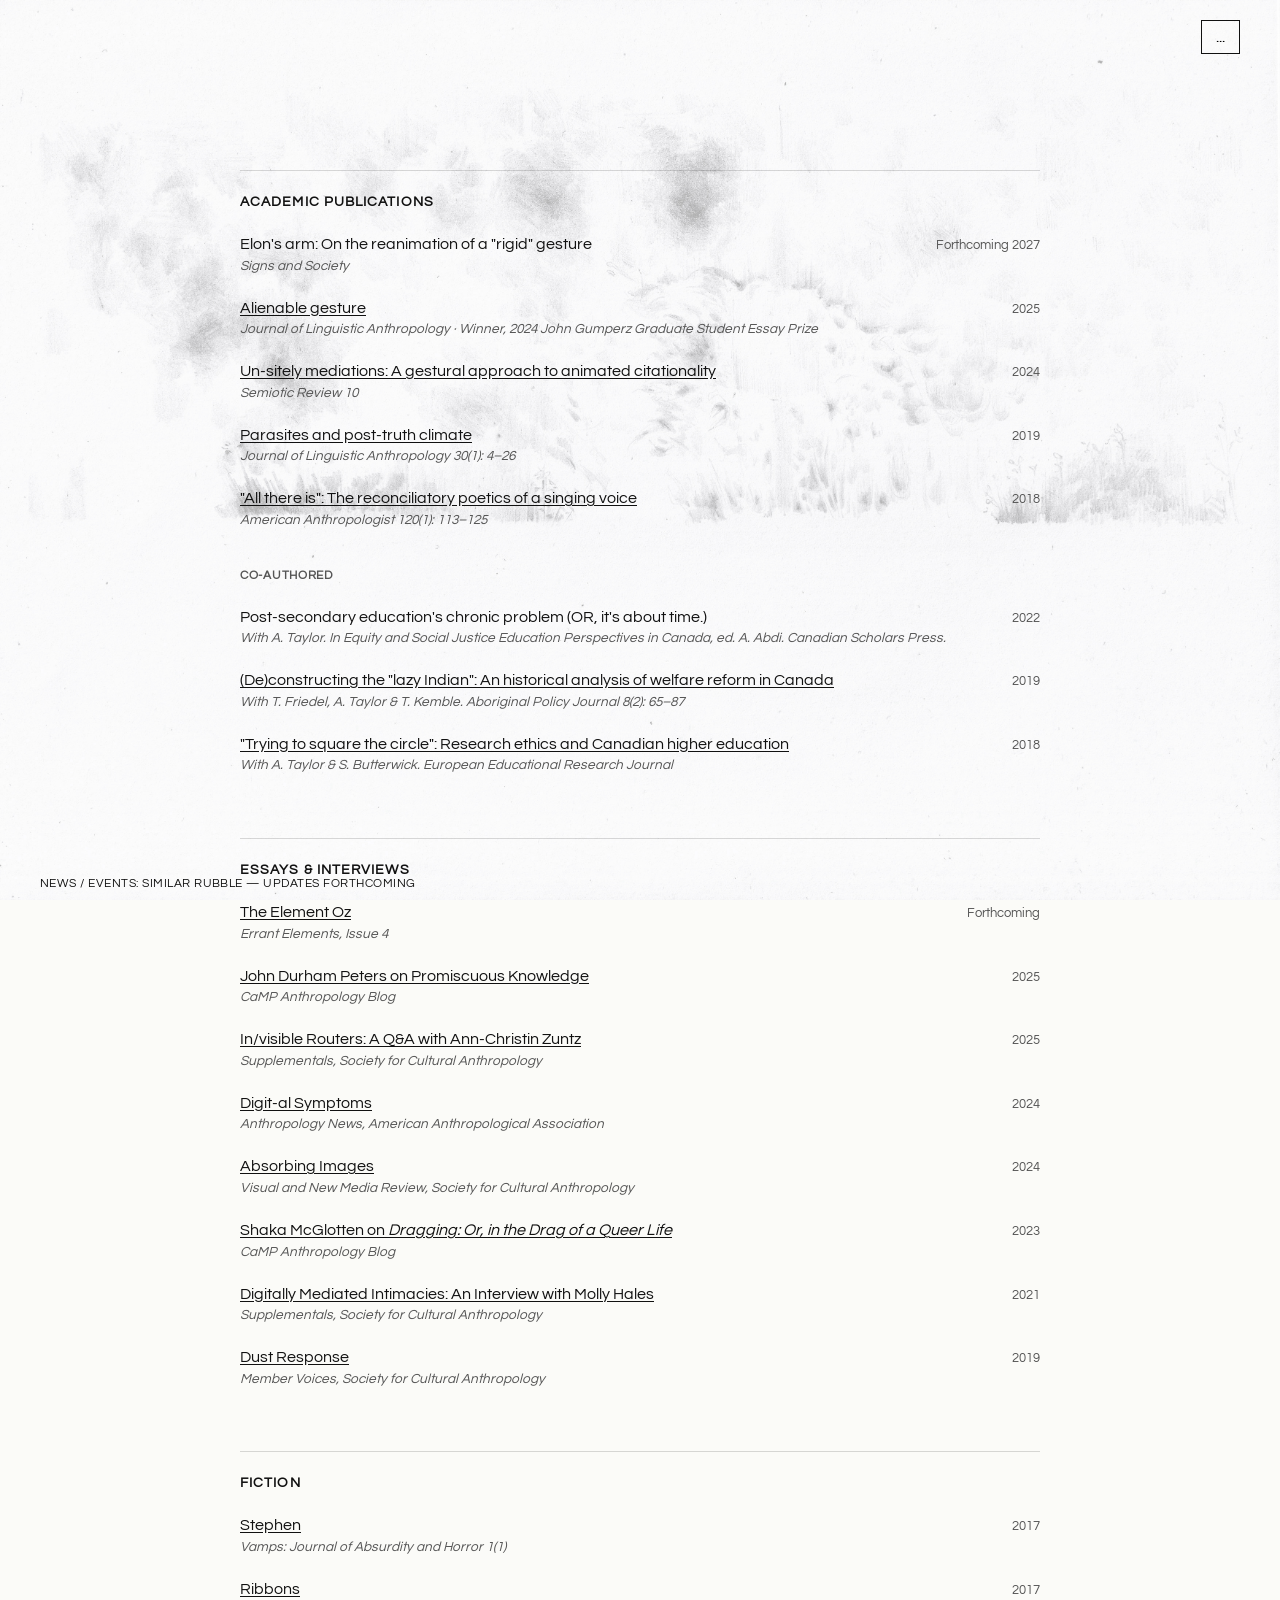
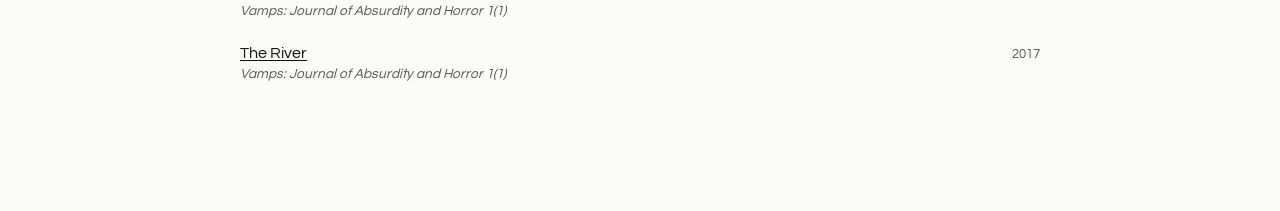
<file: writing.html>
<!DOCTYPE html>
<html>
<head>
  <meta charset="UTF-8">
  <title>Writing – Robyn Holly Taylor-Neu</title>
  <link rel="stylesheet" href="style.css">
  <link rel="icon" href="favicon.png" type="image/png">
  <link rel="preload" href="./images/texture3_pale.jpg" as="image">
  <link href="https://fonts.googleapis.com/css2?family=Questrial&display=swap" rel="stylesheet">
</head>
<body class="subpage">
<header class="topbar">
  
  <div class="dropdown">
    <button class="dropbtn">...</button>
    <div class="dropdown-content">
      <a href="about.html">About</a>
      <a href="research.html">Research</a>
      <a href="teaching.html">Teaching</a>
      <a href="writing.html">Writing</a>
      <a href="art.html">Art</a>
      <a href="cv.html">CV</a>
      <a href="news.html">News</a>
      <a href="contact.html">Contact</a>
    </div>
  </div>
</header>
<main>
  <section class="writing-section">

    <!-- ACADEMIC PUBLICATIONS -->
    <div class="writing-block">
      <h2>Academic Publications</h2>

      <div class="writing-entry">
        <div class="writing-entry-header">
          <p class="writing-entry-title">Elon's arm: On the reanimation of a "rigid" gesture</p>
          <span class="writing-entry-date">Forthcoming 2027</span>
        </div>
        <p class="writing-entry-sub">Signs and Society</p>
      </div>

      <div class="writing-entry">
        <div class="writing-entry-header">
          <p class="writing-entry-title"><a href="https://doi.org/10.1111/jola.70029" target="_blank">Alienable gesture</a></p>
          <span class="writing-entry-date">2025</span>
        </div>
        <p class="writing-entry-sub">Journal of Linguistic Anthropology · Winner, 2024 John Gumperz Graduate Student Essay Prize</p>
      </div>

      <div class="writing-entry">
        <div class="writing-entry-header">
          <p class="writing-entry-title"><a href="https://semioticreview.com/ojs/index.php/sr/article/view/84" target="_blank">Un-sitely mediations: A gestural approach to animated citationality</a></p>
          <span class="writing-entry-date">2024</span>
        </div>
        <p class="writing-entry-sub">Semiotic Review 10</p>
      </div>

      <div class="writing-entry">
        <div class="writing-entry-header">
          <p class="writing-entry-title"><a href="https://doi.org/10.1111/jola.12257" target="_blank">Parasites and post-truth climate</a></p>
          <span class="writing-entry-date">2019</span>
        </div>
        <p class="writing-entry-sub">Journal of Linguistic Anthropology 30(1): 4–26</p>
      </div>

      <div class="writing-entry">
        <div class="writing-entry-header">
          <p class="writing-entry-title"><a href="https://doi.org/10.1111/aman.13003" target="_blank">"All there is": The reconciliatory poetics of a singing voice</a></p>
          <span class="writing-entry-date">2018</span>
        </div>
        <p class="writing-entry-sub">American Anthropologist 120(1): 113–125</p>
      </div>

      <h3 class="writing-subhead">Co-authored</h3>

      <div class="writing-entry">
        <div class="writing-entry-header">
          <p class="writing-entry-title">Post-secondary education's chronic problem (OR, it's about time.)</p>
          <span class="writing-entry-date">2022</span>
        </div>
        <p class="writing-entry-sub">With A. Taylor. In <em>Equity and Social Justice Education Perspectives in Canada</em>, ed. A. Abdi. Canadian Scholars Press.</p>
      </div>

      <div class="writing-entry">
        <div class="writing-entry-header">
          <p class="writing-entry-title"><a href="http://dx.doi.org/10.5663/aps.v7i2.29340" target="_blank">(De)constructing the "lazy Indian": An historical analysis of welfare reform in Canada</a></p>
          <span class="writing-entry-date">2019</span>
        </div>
        <p class="writing-entry-sub">With T. Friedel, A. Taylor & T. Kemble. Aboriginal Policy Journal 8(2): 65–87</p>
      </div>

      <div class="writing-entry">
        <div class="writing-entry-header">
          <p class="writing-entry-title"><a href="https://doi.org/10.1177/1474904118785542" target="_blank">"Trying to square the circle": Research ethics and Canadian higher education</a></p>
          <span class="writing-entry-date">2018</span>
        </div>
        <p class="writing-entry-sub">With A. Taylor & S. Butterwick. European Educational Research Journal</p>
      </div>

    </div>

    <!-- ESSAYS & INTERVIEWS -->
    <div class="writing-block">
      <h2>Essays & Interviews</h2>

      <div class="writing-entry">
        <div class="writing-entry-header">
          <p class="writing-entry-title"><a href="https://sites.dwrl.utexas.edu/errantelements/issue-4/" target="_blank">The Element Oz</a></p>
          <span class="writing-entry-date">Forthcoming</span>
        </div>
        <p class="writing-entry-sub">Errant Elements, Issue 4</p>
      </div>

      <div class="writing-entry">
        <div class="writing-entry-header">
          <p class="writing-entry-title"><a href="https://campanthropology.org/2025/11/24/john-durham-peters-on-his-book-with-ken-cmiel-promiscuous-knowledge/" target="_blank">John Durham Peters on Promiscuous Knowledge</a></p>
          <span class="writing-entry-date">2025</span>
        </div>
        <p class="writing-entry-sub">CaMP Anthropology Blog</p>
      </div>

      <div class="writing-entry">
        <div class="writing-entry-header">
          <p class="writing-entry-title"><a href="https://www.culanth.org/fieldsights/in-visible-routers-an-interview-with-ann-christin-zuntz" target="_blank">In/visible Routers: A Q&amp;A with Ann-Christin Zuntz</a></p>
          <span class="writing-entry-date">2025</span>
        </div>
        <p class="writing-entry-sub">Supplementals, Society for Cultural Anthropology</p>
      </div>

      <div class="writing-entry">
        <div class="writing-entry-header">
          <p class="writing-entry-title"><a href="https://www.anthropology-news.org/articles/digit-al-symptoms/" target="_blank">Digit-al Symptoms</a></p>
          <span class="writing-entry-date">2024</span>
        </div>
        <p class="writing-entry-sub">Anthropology News, American Anthropological Association</p>
      </div>

      <div class="writing-entry">
        <div class="writing-entry-header">
          <p class="writing-entry-title"><a href="https://www.culanth.org/fieldsights/absorbing-images" target="_blank">Absorbing Images</a></p>
          <span class="writing-entry-date">2024</span>
        </div>
        <p class="writing-entry-sub">Visual and New Media Review, Society for Cultural Anthropology</p>
      </div>

      <div class="writing-entry">
        <div class="writing-entry-header">
          <p class="writing-entry-title"><a href="https://campanthropology.org/2023/04/17/shaka-mcglotten-on-their-book-dragging-or-in-the-drag-of-a-queer-life/" target="_blank">Shaka McGlotten on <em>Dragging: Or, in the Drag of a Queer Life</em></a></p>
          <span class="writing-entry-date">2023</span>
        </div>
        <p class="writing-entry-sub">CaMP Anthropology Blog</p>
      </div>

      <div class="writing-entry">
        <div class="writing-entry-header">
          <p class="writing-entry-title"><a href="https://www.culanth.org/fieldsights/digitally-mediated-intimacies-an-interview-with-molly-hales" target="_blank">Digitally Mediated Intimacies: An Interview with Molly Hales</a></p>
          <span class="writing-entry-date">2021</span>
        </div>
        <p class="writing-entry-sub">Supplementals, Society for Cultural Anthropology</p>
      </div>

      <div class="writing-entry">
        <div class="writing-entry-header">
          <p class="writing-entry-title"><a href="https://www.culanth.org/fieldsights/dust-response" target="_blank">Dust Response</a></p>
          <span class="writing-entry-date">2019</span>
        </div>
        <p class="writing-entry-sub">Member Voices, Society for Cultural Anthropology</p>
      </div>

    </div>

    <!-- FICTION -->
    <div class="writing-block">
      <h2>Fiction</h2>

      <div class="writing-entry">
        <div class="writing-entry-header">
          <p class="writing-entry-title"><a href="stephen.html">Stephen</a></p>
          <span class="writing-entry-date">2017</span>
        </div>
        <p class="writing-entry-sub">Vamps: Journal of Absurdity and Horror 1(1)</p>
      </div>

      <div class="writing-entry">
        <div class="writing-entry-header">
          <p class="writing-entry-title"><a href="ribbons.html">Ribbons</a></p>
          <span class="writing-entry-date">2017</span>
        </div>
        <p class="writing-entry-sub">Vamps: Journal of Absurdity and Horror 1(1)</p>
      </div>

      <div class="writing-entry">
        <div class="writing-entry-header">
          <p class="writing-entry-title"><a href="theriver.html">The River</a></p>
          <span class="writing-entry-date">2017</span>
        </div>
        <p class="writing-entry-sub">Vamps: Journal of Absurdity and Horror 1(1)</p>
      </div>

    </div>

  </section>
</main>
<div class="news-bar">
  <a href="news.html" style="color: inherit; text-decoration: none;"><span>News / Events: Similar Rubble — updates forthcoming</span></a>
</div>
</body>
</html>
</file>
<file: style.css>
/* ============================================
   ROBYN HOLLY TAYLOR-NEU — Unified Stylesheet
   ============================================ */
/* --- Base --- */
body {
  margin: 0;
  font-family: Questrial, sans-serif;
  background-color: #fbfbf8;
  color: #111;
  background-image: url("./images/texture3.jpg");
  background-repeat: no-repeat;
  background-size: cover;
  background-attachment: fixed;
}
body.subpage {
  background-image: url("./images/texture3_pale.jpg");
}
/* --- Typography --- */
h1 {
  font-size: 1.8rem;
  margin: 0 0 1rem 0;
}
h2 {
  font-size: 2rem;
}
p {
  font-size: 1rem;
  line-height: 1.15;
}
/* --- Topbar --- */
.topbar {
  position: fixed;
  top: 0;
  left: 0;
  width: 100%;
  box-sizing: border-box;
  display: flex;
  justify-content: space-between;
  align-items: center;
  padding: 20px 40px;
  z-index: 100;
}
/* Home page: topbar flows with content, not fixed */
body:not(.subpage) .topbar {
  position: relative;
}
/* Subpages: no site name, so push dropdown to the right */
body.subpage .topbar {
  justify-content: flex-end;
}
.site-name {
  color: #111;
  text-decoration: none;
  font-weight: 900;
  text-transform: uppercase;
  letter-spacing: 0.04em;
}
/* --- Dropdown --- */
.dropdown {
  position: relative;
  padding-bottom: 8px;
}
.dropbtn {
  background: none;
  border: 1px solid #111;
  padding: 8px 14px;
  font-family: inherit;
  font-size: 1rem;
  cursor: pointer;
}
.dropdown-content {
  display: none;
  position: absolute;
  right: 0;
  top: 100%;
  min-width: 95px;
  border: 1px solid #111;
  z-index: 200;
}
.dropdown-content a {
  display: block;
  padding: 0.65rem 1rem;
  color: #111;
  text-decoration: none;
  font-size: 0.82rem;
  text-align: right;
  letter-spacing: 0.05em;
  text-transform: uppercase;
}
.dropdown-content a:hover {
  background: rgba(0, 0, 0, 0.06);
}
.dropdown:hover .dropdown-content {
  display: block;
}
/* --- News Bar --- */
.news-bar {
  position: fixed;
  bottom: 0;
  left: 0;
  width: 100%;
  box-sizing: border-box;
  padding: 10px 40px;
  font-size: 0.75rem;
  letter-spacing: 0.04em;
  text-transform: uppercase;
  z-index: 100;
}
/* --- Home Page --- */
.hero {
  height: 100vh;
  display: flex;
  flex-direction: column;
  justify-content: center;
  padding-left: 10vw;
}
.content {
  padding: 10vh 10vw;
}
/* --- Subpage Layout --- */
main {
  padding-top: 80px;
}
.content-section {
  display: flex;
  gap: 4rem;
  align-items: flex-start;
  width: min(960px, 70vw);
  margin: 8vh auto 8rem auto;
}
.about-section,
.research-section {
  /* inherits layout via content-section class in HTML */
}
.about-image {
  width: 320px;
  max-width: 38vw;
  flex-shrink: 0;
}
.research-image {
  width: 320px;
  max-width: 40%;
  flex-shrink: 0;
}
.about-text,
.research-text {
  flex: 1;
  min-width: 0;
  max-width: 540px;
}
.embed-section {
  width: min(960px, 90vw);
  margin: 8vh auto 4rem auto;
}
.embed-frame {
  width: 100%;
  height: 80vh;
  border: none;
}
.site-back {
  color: #111;
  text-decoration: none;
  font-size: 1.2rem;
  line-height: 1;
}
.site-back:hover {
  opacity: 0.5;
}
.carousel.portrait .carousel-track img {
  aspect-ratio: 3/4;
}
.news-bar a:hover { opacity: 0.7; }
/* --- Writing --- */
.writing-section {
  width: min(800px, 70vw);
  margin: 10vh auto 8rem auto;
}
.writing-block {
  margin-bottom: 4rem;
  padding-top: 1.5rem;
  border-top: 1px solid rgba(0,0,0,0.15);
}
.writing-block h2 {
  font-size: 0.85rem;
  font-weight: 900;
  text-transform: uppercase;
  letter-spacing: 0.08em;
  margin: 0 0 1.5rem 0;
}
.writing-subhead {
  font-size: 0.75rem;
  font-weight: 900;
  text-transform: uppercase;
  letter-spacing: 0.06em;
  color: #555;
  margin: 2.5rem 0 1.5rem 0;
}
.writing-entry {
  margin-bottom: 1.4rem;
}
.writing-entry-header {
  display: flex;
  justify-content: space-between;
  align-items: baseline;
  gap: 1rem;
}
.writing-entry-title {
  font-size: 1rem;
  margin: 0;
  line-height: 1.4;
}
.writing-entry-title a {
  color: #111;
  text-decoration: underline;
  text-underline-offset: 2px;
}
.writing-entry-title a:hover {
  opacity: 0.6;
}
.writing-entry-date {
  font-size: 0.8rem;
  color: #555;
  white-space: nowrap;
  flex-shrink: 0;
}
.writing-entry-sub {
  font-size: 0.85rem;
  color: #555;
  margin: 0.2rem 0 0 0;
  font-style: italic;
}
</file>
<file: style2.css>
body {
  margin: 0;
  font-family: Questrial, sans-serif;
  background-color: #fbfbf8;
  color: #111;
  
  background-color: #fbfbf8;
  background-image: url("./images/texture3_pale.jpg");
  background-repeat: no-repeat;
  background-size: cover;

}

.hero {
  height: 80vh;
  display: flex;
  flex-direction: column;
  justify-content: center;
  padding-left: 10vw;

  max-width: 760px;
  margin-left: 10vw;
  margin-right: auto;
  padding: 10vh 0;
}

.content {
  padding: 10vh 10vw;
}

h1 {
  font-size: 1.5rem;
  margin: 0;
}

h2 {
  font-size: 2rem;
}

p {
  font-size: 1.2rem;
}
.topbar {
  position: fixed;
  top: 0;
  left: 0;
  width: 100%;
  box-sizing: border-box;

  display: flex;
  justify-content: space-between;
  align-items: center;

  padding: 20px 40px;
  z-index: 100;
}

.site-name {
  color: #111;
  text-decoration: none;
  font-weight: 900;
  text-transform: uppercase;
}

.dropdown {
  position: relative;
  padding-bottom: 8px;
}

.dropbtn {
  
background: rgba(245, 245, 247, 0.55);
backdrop-filter: blur(8px);
  border: 1px solid #111;
  padding: 0.6rem 1rem;
  font-family: inherit;
  font-size: 1rem;
  cursor: pointer;
}

.dropdown-content {
  display: none;
  position: absolute;
  right: 0;
  top: 100%;

  min-width: 100px;
  padding: 0.4rem 0;

  background: rgba(30, 30, 34, 0.38);
  backdrop-filter: blur(3px);
  border: 1px solid rgba(249, 249, 251, 0.35);
  z-index: 200;
}

.dropdown-content a {
  display: block;
  padding: 0.65rem 1rem;

  color: rgb(249, 249, 251);
  text-decoration: none;

  font-size: 0.82rem;

  text-align: right;

  letter-spacing: 0.03em;

  text-transform: uppercase;
}

.dropdown:hover .dropdown-content {
  display: block;
}

.news-bar {
  position: fixed;
  bottom: 0;
  left: 0;
  width: 100%;

  box-sizing: border-box;
  padding: 10px 40px;

  border-top: 0px solid rgba(0,0,0,0.18);
  font-size: 0.75rem;
  letter-spacing: 0.04em;
  text-transform: uppercase;

  z-index: 100;
}

.about-section {
  display: flex;
  gap: 4rem;

  align-items: flex-start;

  width: min(1200px, 90vw);

  margin: 18vh auto 8rem auto;
}

.about-image {
  width: 320px;
  max-width: 38vw;

  border-radius: 0px;

  flex-shrink: 0;
}

.about-text {
  max-width: 620px;
}
</file>
